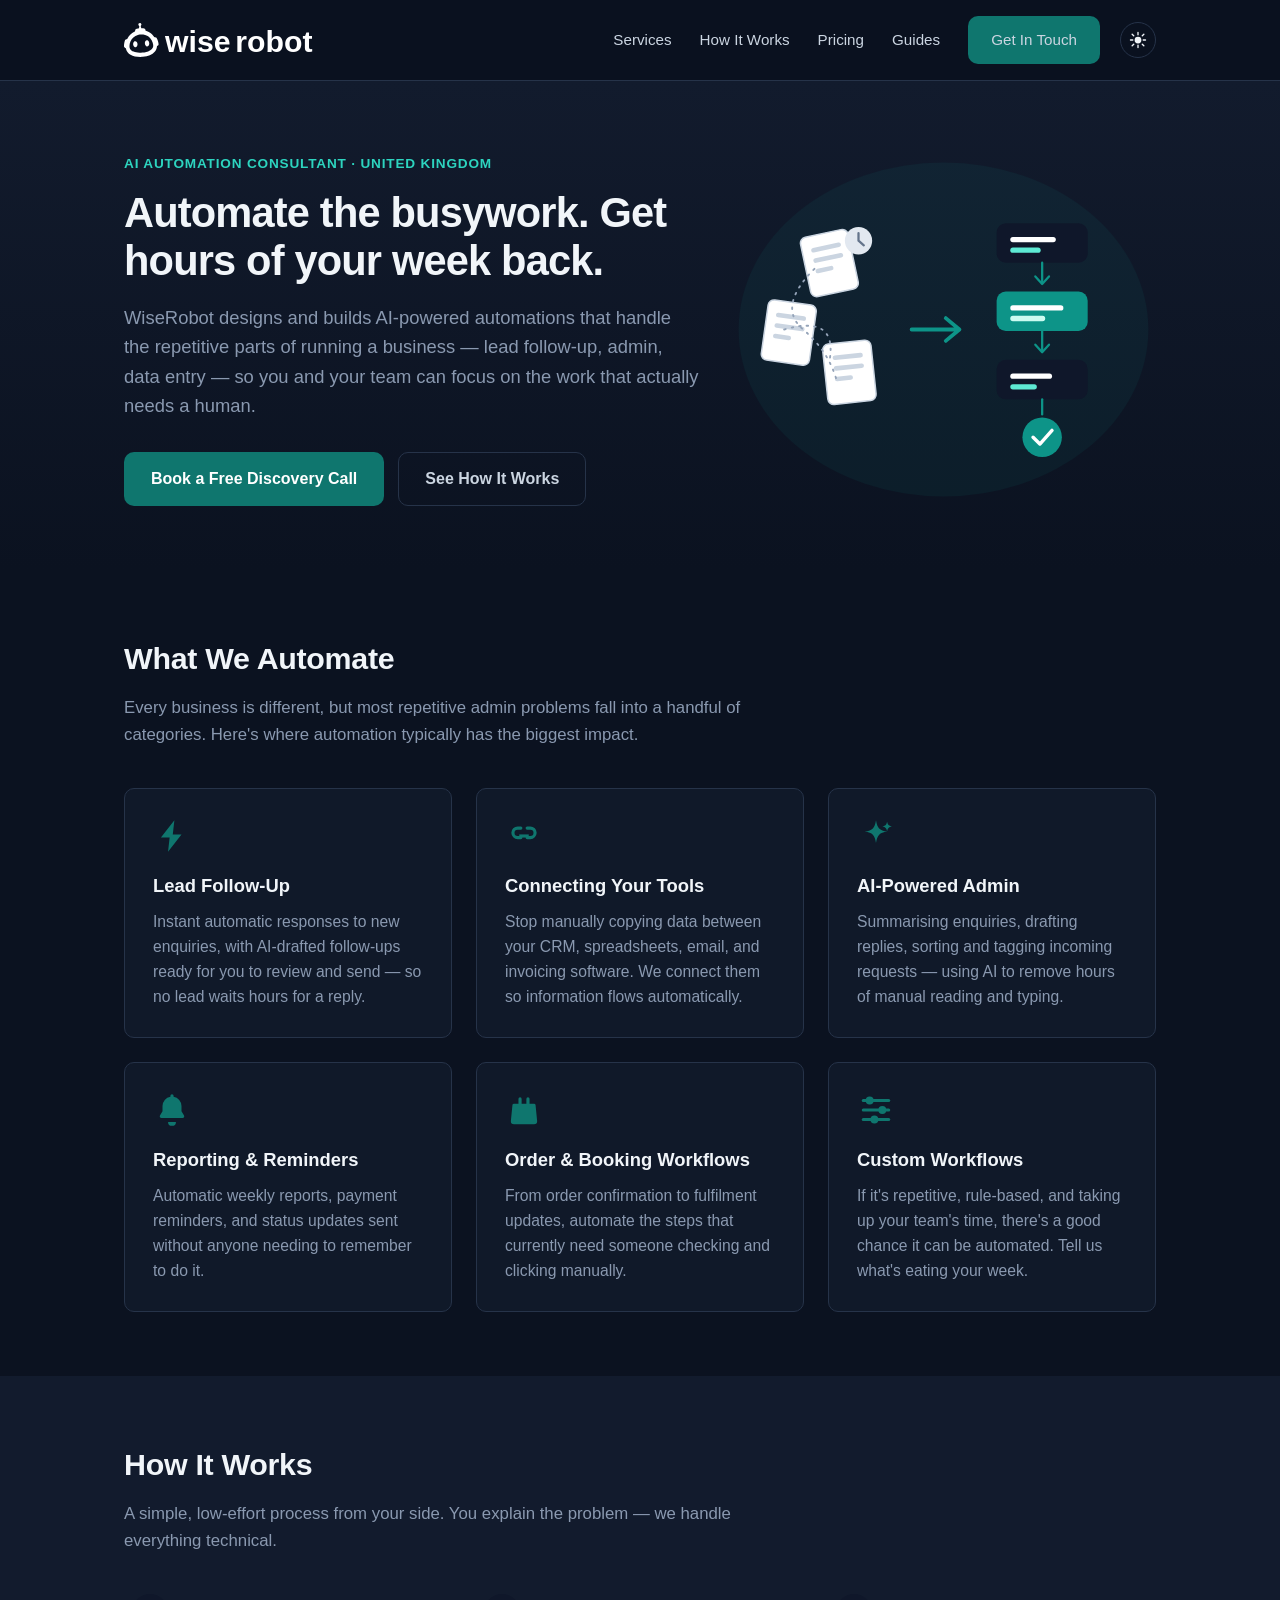
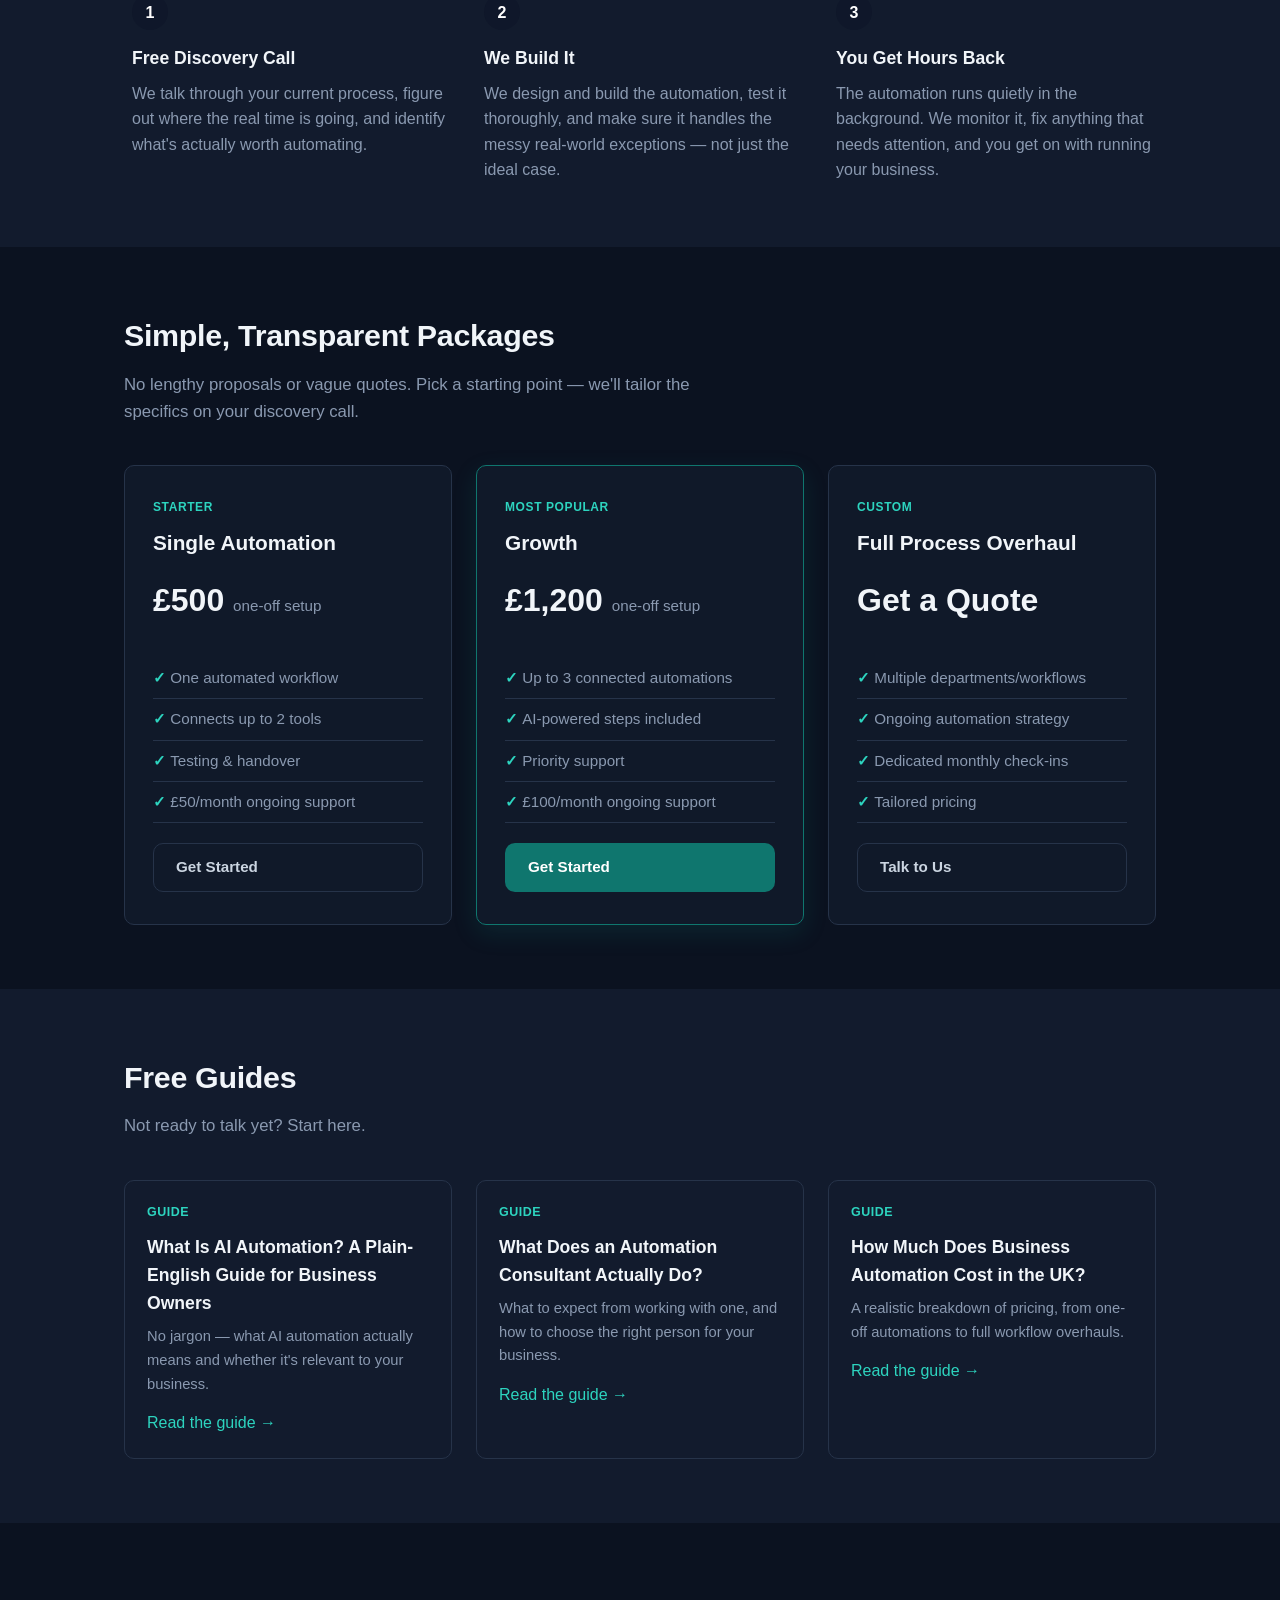
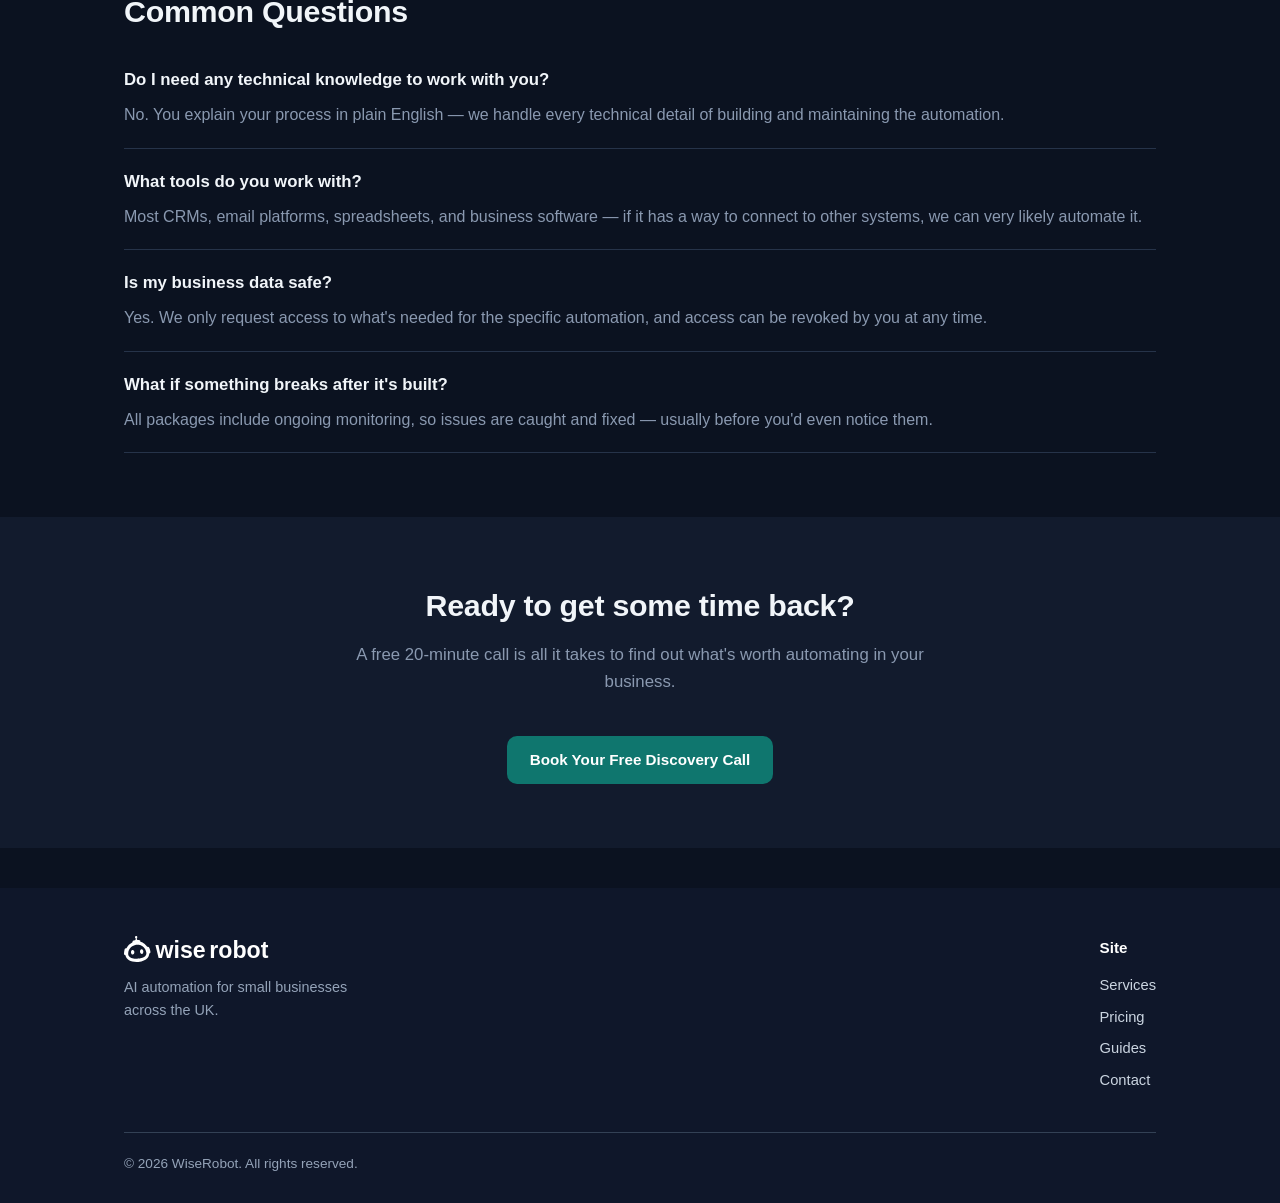
<file: index.html>
<!DOCTYPE html>
<html lang="en-GB">
<head>
<meta charset="UTF-8">
<meta name="viewport" content="width=device-width, initial-scale=1.0">
<script>(function(){var s=localStorage.getItem('theme');if(s)document.documentElement.setAttribute('data-theme',s);})();</script>
<title>WiseRobot | AI Automation Consultant for UK Small Businesses</title>
<meta name="description" content="WiseRobot helps small businesses automate repetitive admin, lead follow-up, and manual processes using AI-powered workflows. Automation consultant serving businesses across the UK.">
<link rel="canonical" href="https://wiserobot.co.uk/">
<link rel="stylesheet" href="css/style.css">
<link rel="icon" type="image/svg+xml" href="assets/favicon.svg">
<meta property="og:title" content="WiseRobot | AI Automation Consultant">
<meta property="og:description" content="We build AI-powered automations that save small businesses hours every week.">
<meta property="og:type" content="website">
<meta property="og:url" content="https://wiserobot.co.uk/">
<script type="application/ld+json">
{
  "@context": "https://schema.org",
  "@type": "ProfessionalService",
  "name": "WiseRobot",
  "url": "https://wiserobot.co.uk/",
  "description": "AI automation consultant helping small businesses across the UK automate repetitive admin, lead follow-up, and manual processes.",
  "areaServed": "GB",
  "priceRange": "£500-£2000+"
}
</script>
<script type="application/ld+json">
{
  "@context": "https://schema.org",
  "@type": "FAQPage",
  "mainEntity": [
    {
      "@type": "Question",
      "name": "Do I need any technical knowledge to work with you?",
      "acceptedAnswer": {
        "@type": "Answer",
        "text": "No. You explain your process in plain English — we handle every technical detail of building and maintaining the automation."
      }
    },
    {
      "@type": "Question",
      "name": "What tools do you work with?",
      "acceptedAnswer": {
        "@type": "Answer",
        "text": "Most CRMs, email platforms, spreadsheets, and business software — if it has a way to connect to other systems, we can very likely automate it."
      }
    },
    {
      "@type": "Question",
      "name": "Is my business data safe?",
      "acceptedAnswer": {
        "@type": "Answer",
        "text": "Yes. We only request access to what's needed for the specific automation, and access can be revoked by you at any time."
      }
    },
    {
      "@type": "Question",
      "name": "What if something breaks after it's built?",
      "acceptedAnswer": {
        "@type": "Answer",
        "text": "All packages include ongoing monitoring, so issues are caught and fixed — usually before you'd even notice them."
      }
    }
  ]
}
</script>
</head>
<body>

<header class="site">
  <div class="wrap">
    <div class="logo"><img src="assets/logo-dark.svg" alt="WiseRobot" class="logo-dark-img"><img src="assets/logo-light.svg" alt="WiseRobot" class="logo-light-img"></div>
    <input type="checkbox" id="nav-toggle" class="nav-toggle-input">
    <label for="nav-toggle" class="nav-toggle-label"><span></span><span></span><span></span></label>
    <nav class="main-nav">
      <a href="#services">Services</a>
      <a href="#how-it-works">How It Works</a>
      <a href="#pricing">Pricing</a>
      <a href="blog/">Guides</a>
      <a href="contact.html" class="btn btn-primary">Get In Touch</a>
      <button class="theme-toggle" type="button" aria-label="Toggle dark mode">
        <svg class="icon-moon" viewBox="0 0 24 24" fill="currentColor"><path d="M20 14.5A8.5 8.5 0 0 1 9.5 4a8.5 8.5 0 1 0 10.5 10.5Z"/></svg>
        <svg class="icon-sun" viewBox="0 0 24 24" fill="currentColor"><circle cx="12" cy="12" r="4.5"/><path d="M12 2v3M12 19v3M4.2 4.2l2.1 2.1M17.7 17.7l2.1 2.1M2 12h3M19 12h3M4.2 19.8l2.1-2.1M17.7 6.3l2.1-2.1" fill="none" stroke="currentColor" stroke-width="1.8" stroke-linecap="round"/></svg>
      </button>
    </nav>
  </div>
</header>

<main>

<section class="hero">
  <div class="wrap">
    <div class="hero-grid">
      <div class="hero-content">
        <div class="eyebrow">AI Automation Consultant · United Kingdom</div>
        <h1>Automate the busywork. Get hours of your week back.</h1>
        <p class="lead">WiseRobot designs and builds AI-powered automations that handle the repetitive parts of running a business — lead follow-up, admin, data entry — so you and your team can focus on the work that actually needs a human.</p>
        <div class="cta-row">
          <a href="contact.html" class="btn btn-primary">Book a Free Discovery Call</a>
          <a href="#how-it-works" class="btn btn-outline">See How It Works</a>
        </div>
      </div>
      <div class="hero-image">
        <img src="assets/hero-illustration.svg" alt="Illustration of scattered manual tasks being transformed into a clean automated workflow">
      </div>
    </div>
  </div>
</section>

<section id="services">
  <div class="wrap">
    <h2>What We Automate</h2>
    <p class="section-lead">Every business is different, but most repetitive admin problems fall into a handful of categories. Here's where automation typically has the biggest impact.</p>
    <div class="grid-3">
      <div class="card">
        <div class="icon"><svg viewBox="0 0 24 24" fill="currentColor"><path d="M13.5 2 5 13h5.5l-1 9L18 11h-5.5l1-9Z"/></svg></div>
        <h3>Lead Follow-Up</h3>
        <p>Instant automatic responses to new enquiries, with AI-drafted follow-ups ready for you to review and send — so no lead waits hours for a reply.</p>
      </div>
      <div class="card">
        <div class="icon"><svg viewBox="0 0 24 24" fill="currentColor"><path d="M8 6a4 4 0 0 0 0 8h2a1 1 0 1 0 0-2H8a2 2 0 1 1 0-4h2a1 1 0 1 0 0-2H8Z"/><path d="M16 6h-2a1 1 0 1 0 0 2h2a2 2 0 1 1 0 4h-2a1 1 0 1 0 0 2h2a4 4 0 0 0 0-8Z"/><path d="M9 11h6v2H9z"/></svg></div>
        <h3>Connecting Your Tools</h3>
        <p>Stop manually copying data between your CRM, spreadsheets, email, and invoicing software. We connect them so information flows automatically.</p>
      </div>
      <div class="card">
        <div class="icon"><svg viewBox="0 0 24 24" fill="currentColor"><path d="M12 2c.4 2.6 1 4.2 2 5.2 1 1 2.6 1.6 5.2 2-2.6.4-4.2 1-5.2 2-1 1-1.6 2.6-2 5.2-.4-2.6-1-4.2-2-5.2-1-1-2.6-1.6-5.2-2 2.6-.4 4.2-1 5.2-2 1-1 1.6-2.6 2-5.2Z"/><path d="M19 3c.2 1 .5 1.7.9 2.1.4.4 1.1.7 2.1.9-1 .2-1.7.5-2.1.9-.4.4-.7 1.1-.9 2.1-.2-1-.5-1.7-.9-2.1C17.7 6.5 17 6.2 16 6c1-.2 1.7-.5 2.1-.9.4-.4.7-1.1.9-2.1Z"/></svg></div>
        <h3>AI-Powered Admin</h3>
        <p>Summarising enquiries, drafting replies, sorting and tagging incoming requests — using AI to remove hours of manual reading and typing.</p>
      </div>
      <div class="card">
        <div class="icon"><svg viewBox="0 0 24 24" fill="currentColor"><path d="M12 2a1 1 0 0 1 1 1v.6a6 6 0 0 1 5 5.9v3.3l1.6 2.7a1 1 0 0 1-.9 1.5H5.3a1 1 0 0 1-.9-1.5L6 12.8V9.5a6 6 0 0 1 5-5.9V3a1 1 0 0 1 1-1Z"/><path d="M9.5 19.5a2.5 2.5 0 0 0 5 0h-5Z"/></svg></div>
        <h3>Reporting & Reminders</h3>
        <p>Automatic weekly reports, payment reminders, and status updates sent without anyone needing to remember to do it.</p>
      </div>
      <div class="card">
        <div class="icon"><svg viewBox="0 0 24 24" fill="currentColor"><rect x="8.5" y="4" width="2" height="6" rx="1"/><rect x="13.5" y="4" width="2" height="6" rx="1"/><path d="M5.7 8h12.6a1 1 0 0 1 1 .9l1 10a2 2 0 0 1-2 2.1H5.7a2 2 0 0 1-2-2.1l1-10a1 1 0 0 1 1-.9Z"/></svg></div>
        <h3>Order & Booking Workflows</h3>
        <p>From order confirmation to fulfilment updates, automate the steps that currently need someone checking and clicking manually.</p>
      </div>
      <div class="card">
        <div class="icon"><svg viewBox="0 0 24 24" fill="currentColor"><rect x="3" y="5" width="18" height="2" rx="1"/><circle cx="8" cy="6" r="2.5"/><rect x="3" y="11" width="18" height="2" rx="1"/><circle cx="16" cy="12" r="2.5"/><rect x="3" y="17" width="18" height="2" rx="1"/><circle cx="11" cy="18" r="2.5"/></svg></div>
        <h3>Custom Workflows</h3>
        <p>If it's repetitive, rule-based, and taking up your team's time, there's a good chance it can be automated. Tell us what's eating your week.</p>
      </div>
    </div>
  </div>
</section>

<section id="how-it-works" class="soft">
  <div class="wrap">
    <h2>How It Works</h2>
    <p class="section-lead">A simple, low-effort process from your side. You explain the problem — we handle everything technical.</p>
    <div class="steps">
      <div class="step">
        <div class="num">1</div>
        <h3>Free Discovery Call</h3>
        <p>We talk through your current process, figure out where the real time is going, and identify what's actually worth automating.</p>
      </div>
      <div class="step">
        <div class="num">2</div>
        <h3>We Build It</h3>
        <p>We design and build the automation, test it thoroughly, and make sure it handles the messy real-world exceptions — not just the ideal case.</p>
      </div>
      <div class="step">
        <div class="num">3</div>
        <h3>You Get Hours Back</h3>
        <p>The automation runs quietly in the background. We monitor it, fix anything that needs attention, and you get on with running your business.</p>
      </div>
    </div>
  </div>
</section>

<section id="pricing">
  <div class="wrap">
    <h2>Simple, Transparent Packages</h2>
    <p class="section-lead">No lengthy proposals or vague quotes. Pick a starting point — we'll tailor the specifics on your discovery call.</p>
    <div class="grid-3">
      <div class="price-card">
        <div class="tag">Starter</div>
        <h3>Single Automation</h3>
        <div class="price">£500 <small>one-off setup</small></div>
        <ul>
          <li>One automated workflow</li>
          <li>Connects up to 2 tools</li>
          <li>Testing & handover</li>
          <li>£50/month ongoing support</li>
        </ul>
        <a href="contact.html" class="btn btn-outline">Get Started</a>
      </div>
      <div class="price-card featured">
        <div class="tag">Most Popular</div>
        <h3>Growth</h3>
        <div class="price">£1,200 <small>one-off setup</small></div>
        <ul>
          <li>Up to 3 connected automations</li>
          <li>AI-powered steps included</li>
          <li>Priority support</li>
          <li>£100/month ongoing support</li>
        </ul>
        <a href="contact.html" class="btn btn-primary">Get Started</a>
      </div>
      <div class="price-card">
        <div class="tag">Custom</div>
        <h3>Full Process Overhaul</h3>
        <div class="price">Get a Quote</div>
        <ul>
          <li>Multiple departments/workflows</li>
          <li>Ongoing automation strategy</li>
          <li>Dedicated monthly check-ins</li>
          <li>Tailored pricing</li>
        </ul>
        <a href="contact.html" class="btn btn-outline">Talk to Us</a>
      </div>
    </div>
  </div>
</section>

<section class="soft">
  <div class="wrap">
    <h2>Free Guides</h2>
    <p class="section-lead">Not ready to talk yet? Start here.</p>
    <div class="blog-grid">
      <div class="blog-card">
        <div class="body">
          <div class="cat">Guide</div>
          <h3>What Is AI Automation? A Plain-English Guide for Business Owners</h3>
          <p>No jargon — what AI automation actually means and whether it's relevant to your business.</p>
          <a href="blog/what-is-ai-automation.html" aria-label="Read the guide: What Is AI Automation?">Read the guide →</a>
        </div>
      </div>
      <div class="blog-card">
        <div class="body">
          <div class="cat">Guide</div>
          <h3>What Does an Automation Consultant Actually Do?</h3>
          <p>What to expect from working with one, and how to choose the right person for your business.</p>
          <a href="blog/automation-consultant-guide.html" aria-label="Read the guide: What Does an Automation Consultant Do?">Read the guide →</a>
        </div>
      </div>
      <div class="blog-card">
        <div class="body">
          <div class="cat">Guide</div>
          <h3>How Much Does Business Automation Cost in the UK?</h3>
          <p>A realistic breakdown of pricing, from one-off automations to full workflow overhauls.</p>
          <a href="blog/business-automation-cost-uk.html" aria-label="Read the guide: How Much Does Business Automation Cost?">Read the guide →</a>
        </div>
      </div>
    </div>
  </div>
</section>

<section>
  <div class="wrap">
    <h2>Common Questions</h2>
    <div class="faq-item">
      <h3>Do I need any technical knowledge to work with you?</h3>
      <p>No. You explain your process in plain English — we handle every technical detail of building and maintaining the automation.</p>
    </div>
    <div class="faq-item">
      <h3>What tools do you work with?</h3>
      <p>Most CRMs, email platforms, spreadsheets, and business software — if it has a way to connect to other systems, we can very likely automate it.</p>
    </div>
    <div class="faq-item">
      <h3>Is my business data safe?</h3>
      <p>Yes. We only request access to what's needed for the specific automation, and access can be revoked by you at any time.</p>
    </div>
    <div class="faq-item">
      <h3>What if something breaks after it's built?</h3>
      <p>All packages include ongoing monitoring, so issues are caught and fixed — usually before you'd even notice them.</p>
    </div>
  </div>
</section>

<section class="soft">
  <div class="wrap" style="text-align:center;">
    <h2>Ready to get some time back?</h2>
    <p class="section-lead" style="margin-left:auto;margin-right:auto;">A free 20-minute call is all it takes to find out what's worth automating in your business.</p>
    <a href="contact.html" class="btn btn-primary">Book Your Free Discovery Call</a>
  </div>
</section>

</main>

<footer class="site">
  <div class="wrap">
    <div class="foot-grid">
      <div>
        <div class="logo" style="margin-bottom:14px;"><img src="assets/logo-light.svg" alt="WiseRobot"></div>
        <p style="max-width:260px; color:#94a3b8; font-size:0.9rem;">AI automation for small businesses across the UK.</p>
      </div>
      <div>
        <h3>Site</h3>
        <a href="#services">Services</a>
        <a href="#pricing">Pricing</a>
        <a href="blog/">Guides</a>
        <a href="contact.html">Contact</a>
      </div>
    </div>
    <div class="bottom">© 2026 WiseRobot. All rights reserved.</div>
  </div>
</footer>

<script src="js/nav.js"></script>
<script src="js/theme.js"></script>
</body>
</html>
</file>
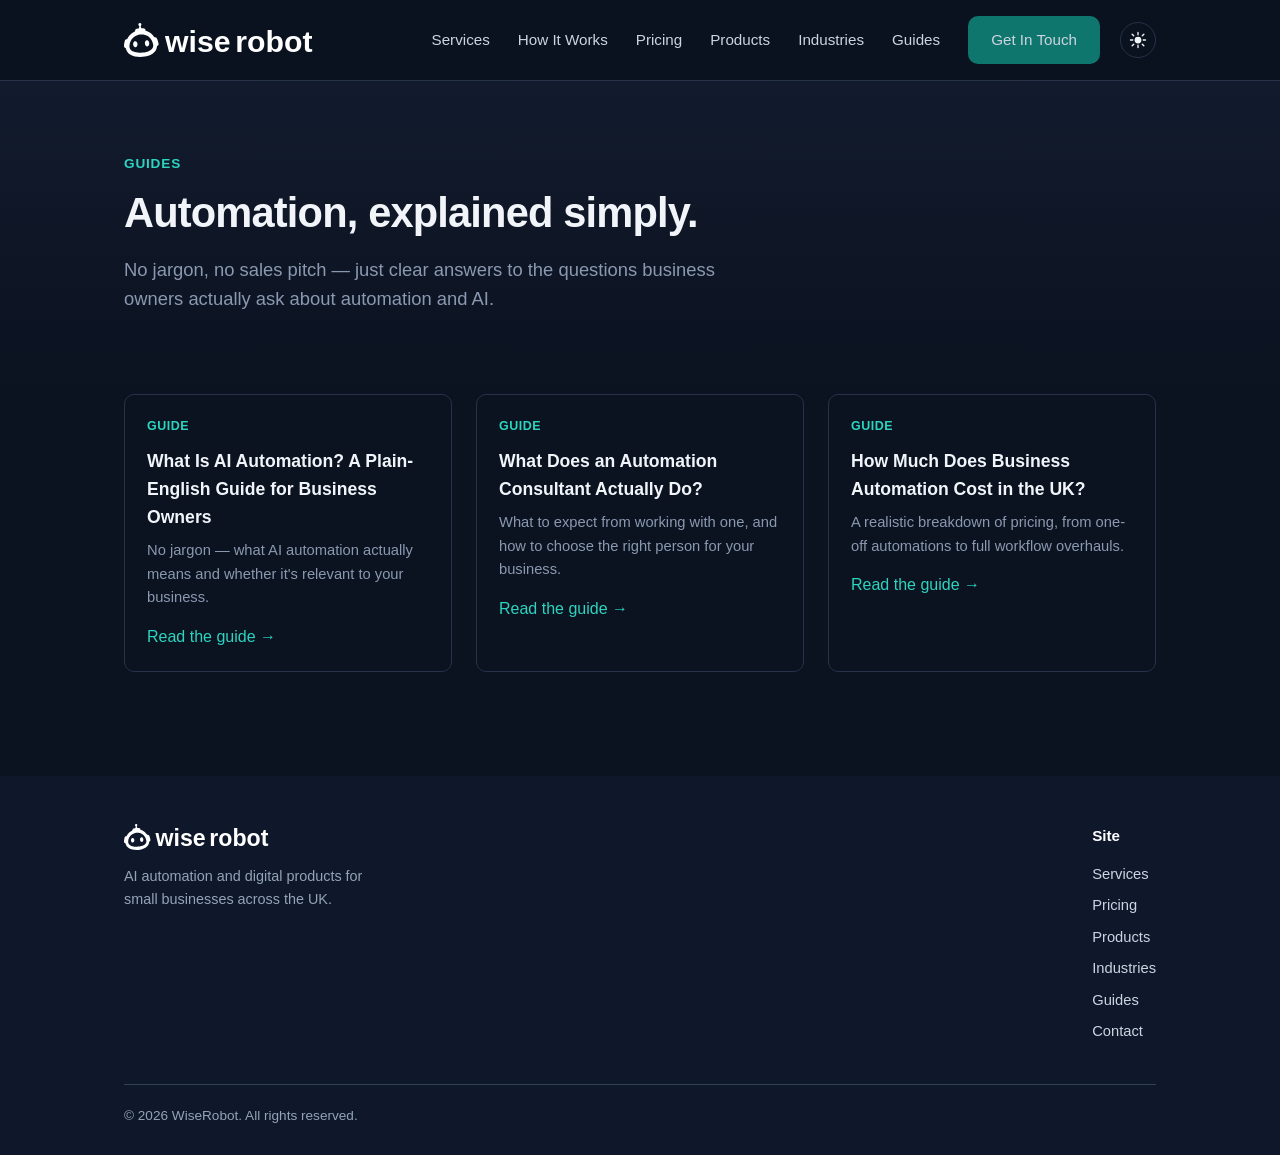
<file: blog/index.html>
<!DOCTYPE html>
<html lang="en-GB">
<head>
<meta charset="UTF-8">
<meta name="viewport" content="width=device-width, initial-scale=1.0">
<script>(function(){var s=localStorage.getItem('theme');if(s)document.documentElement.setAttribute('data-theme',s);})();</script>
<title>Automation Guides for Business Owners | WiseRobot</title>
<meta name="description" content="Plain-English guides on AI automation, automation consultants, and what business process automation actually costs in the UK.">
<link rel="canonical" href="https://wiserobot.co.uk/blog/">
<link rel="stylesheet" href="../css/style.css">
<link rel="icon" type="image/svg+xml" href="../assets/favicon.svg">
<meta property="og:title" content="Automation Guides for Business Owners | WiseRobot">
<meta property="og:description" content="Plain-English guides on AI automation, automation consultants, and what business process automation actually costs in the UK.">
<meta property="og:type" content="website">
<meta property="og:url" content="https://wiserobot.co.uk/blog/">
</head>
<body>

<header class="site">
  <div class="wrap">
    <div class="logo"><a href="../"><img src="../assets/logo-dark.svg" alt="WiseRobot" class="logo-dark-img"><img src="../assets/logo-light.svg" alt="WiseRobot" class="logo-light-img"></a></div>
    <input type="checkbox" id="nav-toggle" class="nav-toggle-input">
    <label for="nav-toggle" class="nav-toggle-label"><span></span><span></span><span></span></label>
    <nav class="main-nav">
      <a href="../#services">Services</a>
      <a href="../#how-it-works">How It Works</a>
      <a href="../#pricing">Pricing</a>
      <a href="../products.html">Products</a>
      <a href="../industries.html">Industries</a>
      <a href="./">Guides</a>
      <a href="../contact.html" class="btn btn-primary">Get In Touch</a>
      <button class="theme-toggle" type="button" aria-label="Toggle dark mode">
        <svg class="icon-moon" viewBox="0 0 24 24" fill="currentColor"><path d="M20 14.5A8.5 8.5 0 0 1 9.5 4a8.5 8.5 0 1 0 10.5 10.5Z"/></svg>
        <svg class="icon-sun" viewBox="0 0 24 24" fill="currentColor"><circle cx="12" cy="12" r="4.5"/><path d="M12 2v3M12 19v3M4.2 4.2l2.1 2.1M17.7 17.7l2.1 2.1M2 12h3M19 12h3M4.2 19.8l2.1-2.1M17.7 6.3l2.1-2.1" fill="none" stroke="currentColor" stroke-width="1.8" stroke-linecap="round"/></svg>
      </button>
    </nav>
  </div>
</header>

<main>

<section class="hero" style="padding-bottom:48px;">
  <div class="wrap">
    <div class="eyebrow">Guides</div>
    <h1>Automation, explained simply.</h1>
    <p class="lead">No jargon, no sales pitch — just clear answers to the questions business owners actually ask about automation and AI.</p>
  </div>
</section>

<section style="padding-top:0;">
  <div class="wrap">
    <div class="blog-grid">
      <div class="blog-card">
        <div class="body">
          <div class="cat">Guide</div>
          <h3>What Is AI Automation? A Plain-English Guide for Business Owners</h3>
          <p>No jargon — what AI automation actually means and whether it's relevant to your business.</p>
          <a href="what-is-ai-automation.html" aria-label="Read the guide: What Is AI Automation?">Read the guide →</a>
        </div>
      </div>
      <div class="blog-card">
        <div class="body">
          <div class="cat">Guide</div>
          <h3>What Does an Automation Consultant Actually Do?</h3>
          <p>What to expect from working with one, and how to choose the right person for your business.</p>
          <a href="automation-consultant-guide.html" aria-label="Read the guide: What Does an Automation Consultant Do?">Read the guide →</a>
        </div>
      </div>
      <div class="blog-card">
        <div class="body">
          <div class="cat">Guide</div>
          <h3>How Much Does Business Automation Cost in the UK?</h3>
          <p>A realistic breakdown of pricing, from one-off automations to full workflow overhauls.</p>
          <a href="business-automation-cost-uk.html" aria-label="Read the guide: How Much Does Business Automation Cost?">Read the guide →</a>
        </div>
      </div>
    </div>
  </div>
</section>

</main>

<footer class="site">
  <div class="wrap">
    <div class="foot-grid">
      <div>
        <div class="logo" style="margin-bottom:14px;"><img src="../assets/logo-light.svg" alt="WiseRobot"></div>
        <p style="max-width:260px; color:#94a3b8; font-size:0.9rem;">AI automation and digital products for small businesses across the UK.</p>
      </div>
      <div>
        <h3>Site</h3>
        <a href="../#services">Services</a>
        <a href="../#pricing">Pricing</a>
        <a href="../products.html">Products</a>
        <a href="../industries.html">Industries</a>
        <a href="./">Guides</a>
        <a href="../contact.html">Contact</a>
      </div>
    </div>
    <div class="bottom">© 2026 WiseRobot. All rights reserved.</div>
  </div>
</footer>

<script src="../js/nav.js"></script>
<script src="../js/theme.js"></script>
</body>
</html>
</file>
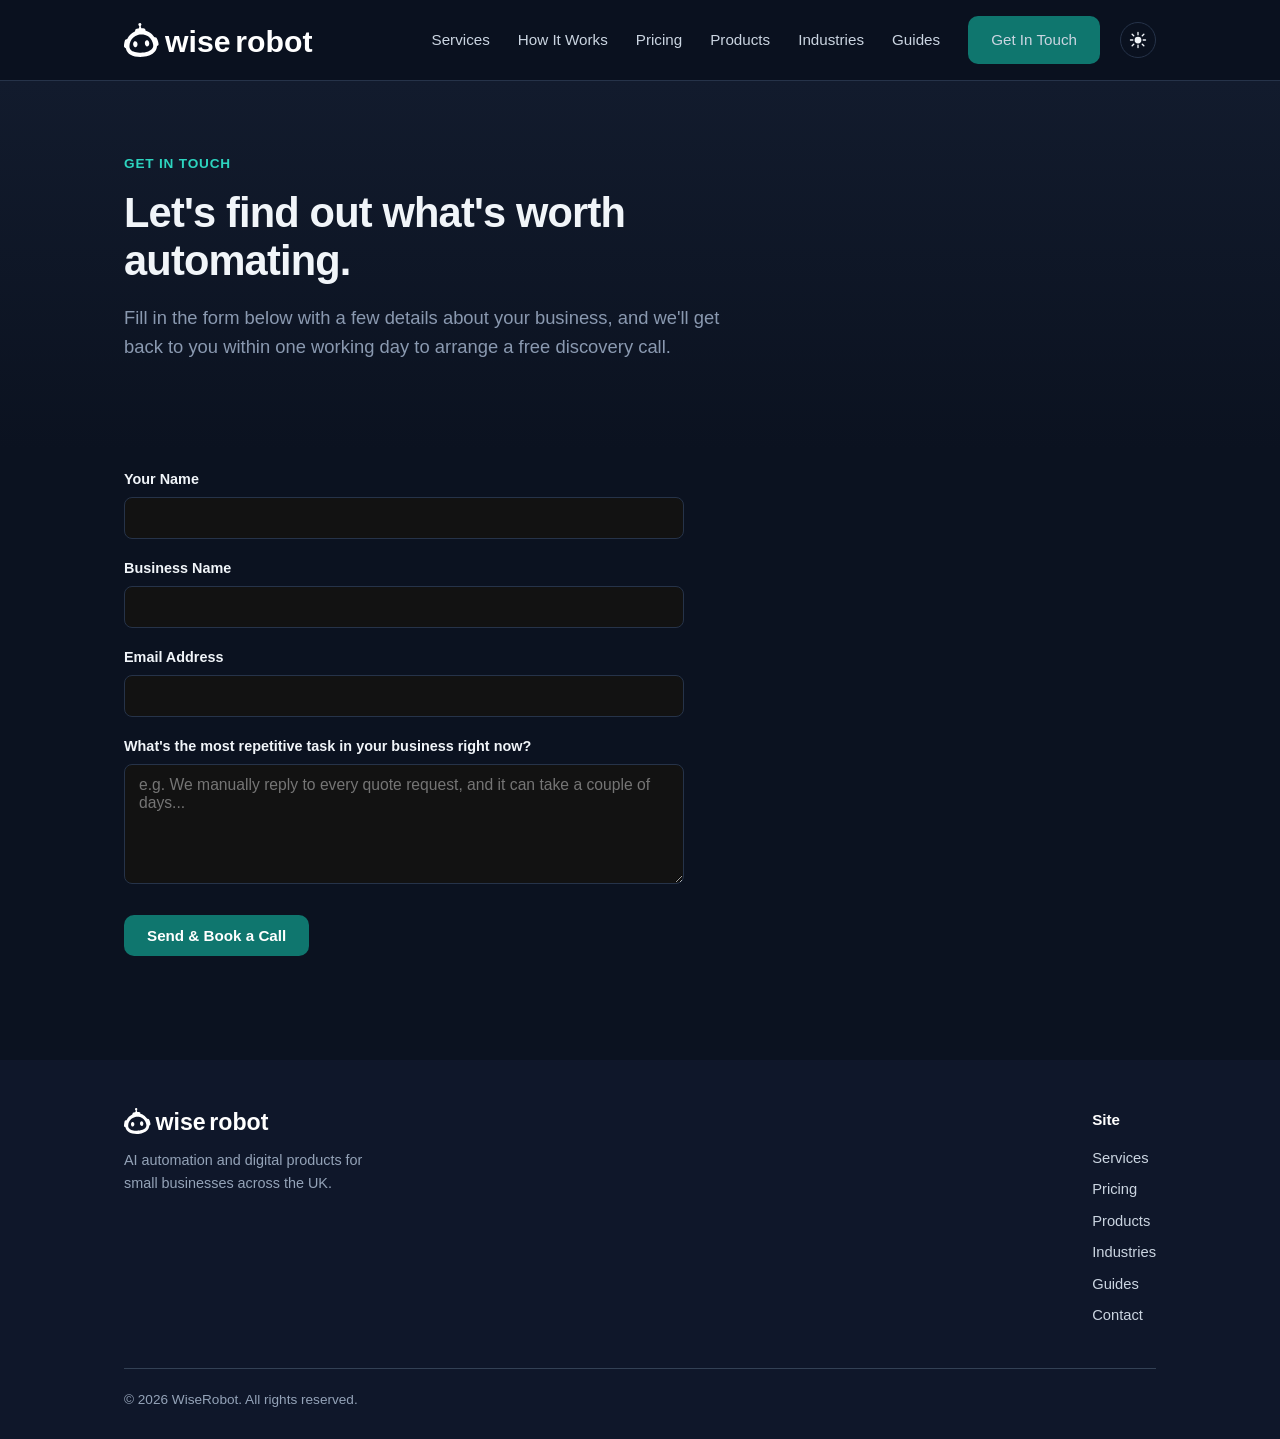
<file: contact.html>
<!DOCTYPE html>
<html lang="en-GB">
<head>
<meta charset="UTF-8">
<meta name="viewport" content="width=device-width, initial-scale=1.0">
<script>(function(){var s=localStorage.getItem('theme');if(s)document.documentElement.setAttribute('data-theme',s);})();</script>
<title>Contact WiseRobot | Book a Free Automation Discovery Call</title>
<meta name="description" content="Get in touch with WiseRobot to discuss automating your business processes. Book a free discovery call — no obligation, no jargon.">
<link rel="canonical" href="https://wiserobot.co.uk/contact.html">
<link rel="stylesheet" href="css/style.css">
<link rel="icon" type="image/svg+xml" href="assets/favicon.svg">
<meta property="og:title" content="Contact WiseRobot | Book a Free Automation Discovery Call">
<meta property="og:description" content="Get in touch to discuss automating your business processes — free discovery call, no obligation.">
<meta property="og:type" content="website">
<meta property="og:url" content="https://wiserobot.co.uk/contact.html">
</head>
<body>

<header class="site">
  <div class="wrap">
    <div class="logo"><a href="./"><img src="assets/logo-dark.svg" alt="WiseRobot" class="logo-dark-img"><img src="assets/logo-light.svg" alt="WiseRobot" class="logo-light-img"></a></div>
    <input type="checkbox" id="nav-toggle" class="nav-toggle-input">
    <label for="nav-toggle" class="nav-toggle-label"><span></span><span></span><span></span></label>
    <nav class="main-nav">
      <a href="./#services">Services</a>
      <a href="./#how-it-works">How It Works</a>
      <a href="./#pricing">Pricing</a>
      <a href="products.html">Products</a>
      <a href="industries.html">Industries</a>
      <a href="blog/">Guides</a>
      <a href="contact.html" class="btn btn-primary">Get In Touch</a>
      <button class="theme-toggle" type="button" aria-label="Toggle dark mode">
        <svg class="icon-moon" viewBox="0 0 24 24" fill="currentColor"><path d="M20 14.5A8.5 8.5 0 0 1 9.5 4a8.5 8.5 0 1 0 10.5 10.5Z"/></svg>
        <svg class="icon-sun" viewBox="0 0 24 24" fill="currentColor"><circle cx="12" cy="12" r="4.5"/><path d="M12 2v3M12 19v3M4.2 4.2l2.1 2.1M17.7 17.7l2.1 2.1M2 12h3M19 12h3M4.2 19.8l2.1-2.1M17.7 6.3l2.1-2.1" fill="none" stroke="currentColor" stroke-width="1.8" stroke-linecap="round"/></svg>
      </button>
    </nav>
  </div>
</header>

<main>

<section class="hero" style="padding-bottom:56px;">
  <div class="wrap">
    <div class="eyebrow">Get In Touch</div>
    <h1>Let's find out what's worth automating.</h1>
    <p class="lead">Fill in the form below with a few details about your business, and we'll get back to you within one working day to arrange a free discovery call.</p>
  </div>
</section>

<section style="padding-top:0;">
  <div class="wrap">
    <form class="contact-form" action="#" method="POST">
      <label for="name">Your Name</label>
      <input type="text" id="name" name="name" required>

      <label for="business">Business Name</label>
      <input type="text" id="business" name="business">

      <label for="email">Email Address</label>
      <input type="email" id="email" name="email" required>

      <label for="task">What's the most repetitive task in your business right now?</label>
      <textarea id="task" name="task" placeholder="e.g. We manually reply to every quote request, and it can take a couple of days..."></textarea>

      <button type="submit" class="btn btn-primary">Send &amp; Book a Call</button>
    </form>
  </div>
</section>

</main>

<footer class="site">
  <div class="wrap">
    <div class="foot-grid">
      <div>
        <div class="logo" style="margin-bottom:14px;"><img src="assets/logo-light.svg" alt="WiseRobot"></div>
        <p style="max-width:260px; color:#94a3b8; font-size:0.9rem;">AI automation and digital products for small businesses across the UK.</p>
      </div>
      <div>
        <h3>Site</h3>
        <a href="./#services">Services</a>
        <a href="./#pricing">Pricing</a>
        <a href="products.html">Products</a>
        <a href="industries.html">Industries</a>
        <a href="blog/">Guides</a>
        <a href="contact.html">Contact</a>
      </div>
    </div>
    <div class="bottom">© 2026 WiseRobot. All rights reserved.</div>
  </div>
</footer>

<script src="js/nav.js"></script>
<script src="js/theme.js"></script>
</body>
</html>
</file>
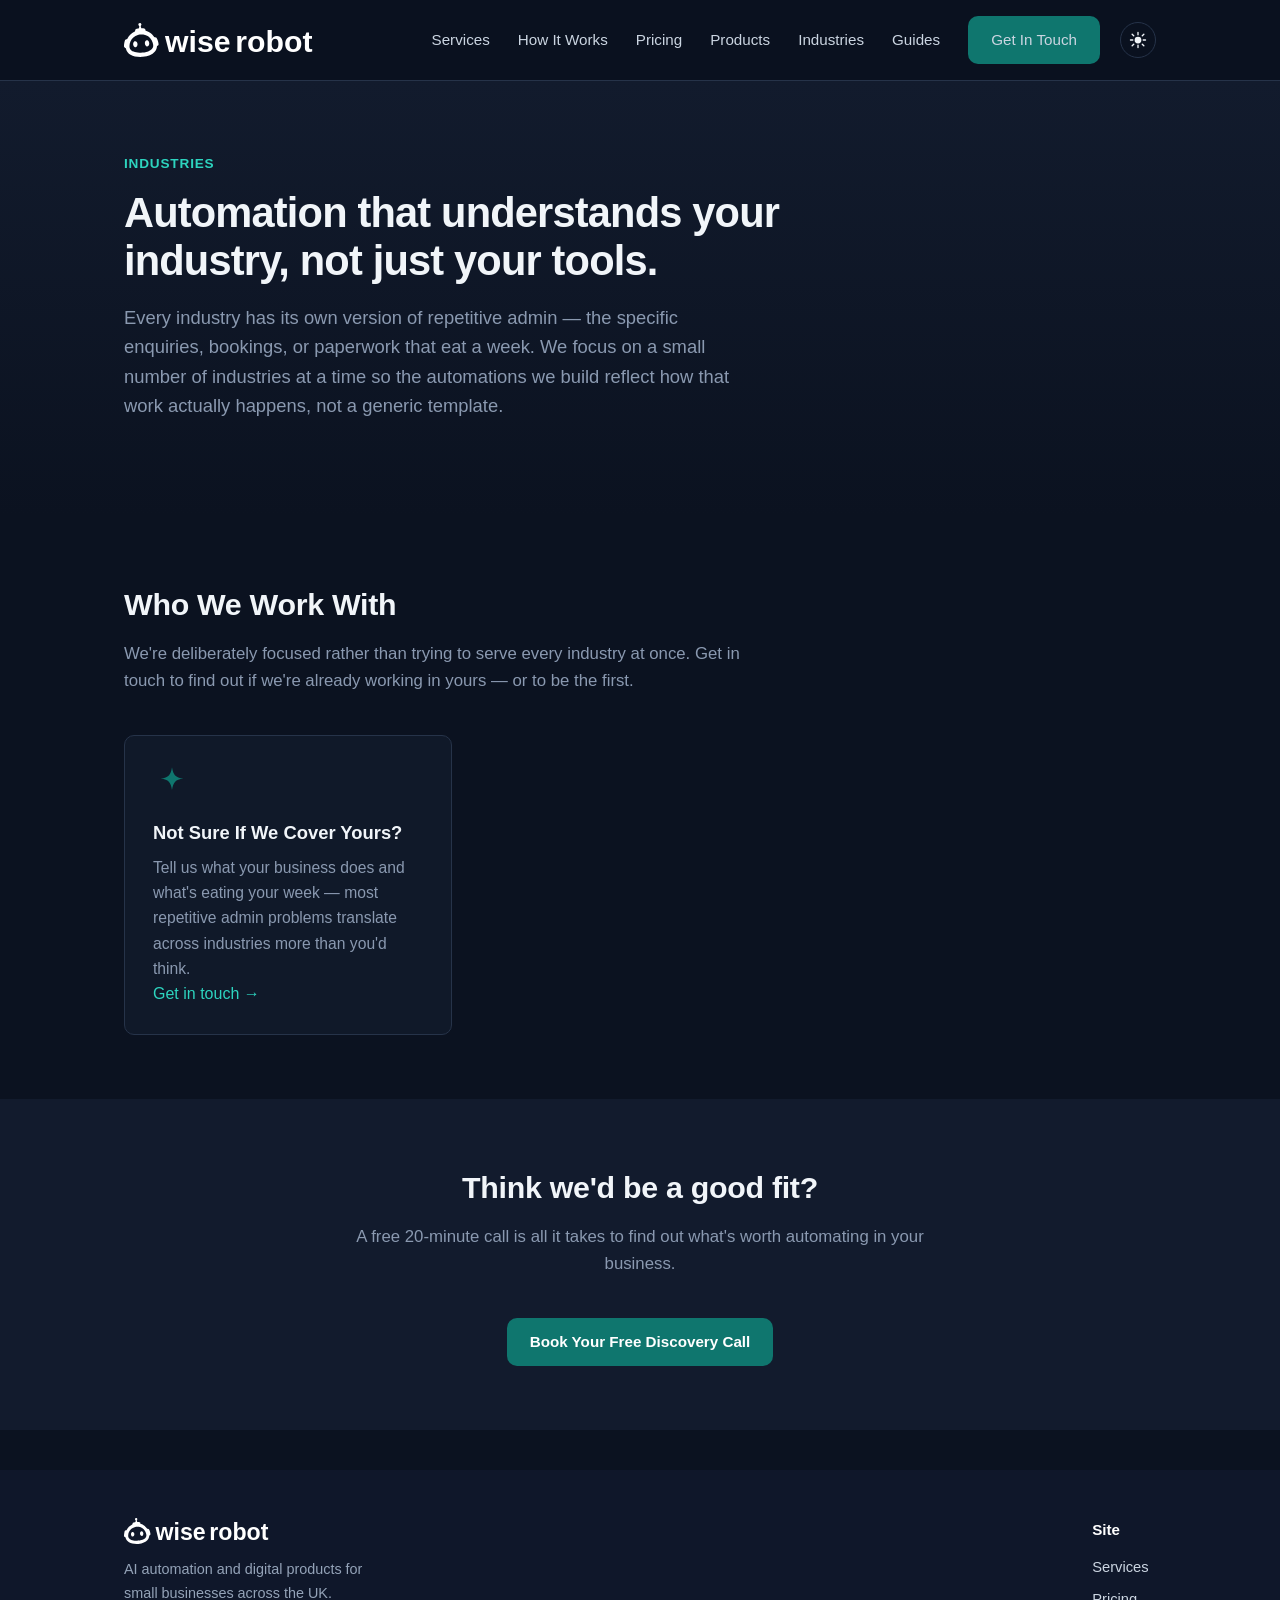
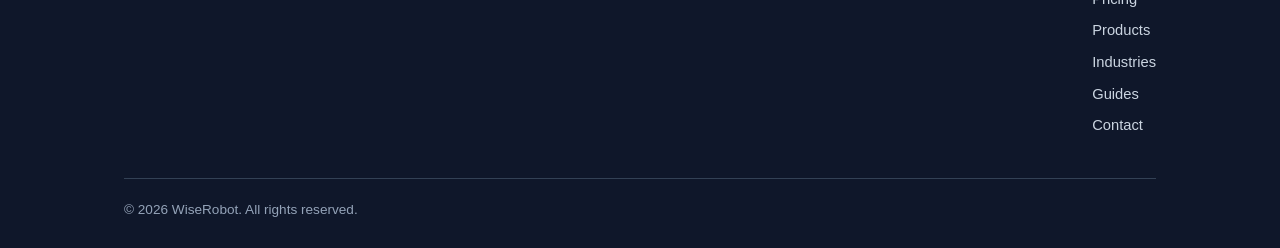
<file: industries.html>
<!DOCTYPE html>
<html lang="en-GB">
<head>
<meta charset="UTF-8">
<meta name="viewport" content="width=device-width, initial-scale=1.0">
<script>(function(){var s=localStorage.getItem('theme');if(s)document.documentElement.setAttribute('data-theme',s);})();</script>
<title>Industries We Work With | WiseRobot</title>
<meta name="description" content="WiseRobot builds AI-powered automation tailored to how specific industries actually run — not generic templates. See how we approach different sectors.">
<link rel="canonical" href="https://wiserobot.co.uk/industries.html">
<link rel="stylesheet" href="css/style.css">
<link rel="icon" type="image/svg+xml" href="assets/favicon.svg">
<meta property="og:title" content="Industries We Work With | WiseRobot">
<meta property="og:description" content="AI-powered automation tailored to how specific industries actually run — not generic templates.">
<meta property="og:type" content="website">
<meta property="og:url" content="https://wiserobot.co.uk/industries.html">
</head>
<body>

<header class="site">
  <div class="wrap">
    <div class="logo"><a href="./"><img src="assets/logo-dark.svg" alt="WiseRobot" class="logo-dark-img"><img src="assets/logo-light.svg" alt="WiseRobot" class="logo-light-img"></a></div>
    <input type="checkbox" id="nav-toggle" class="nav-toggle-input">
    <label for="nav-toggle" class="nav-toggle-label"><span></span><span></span><span></span></label>
    <nav class="main-nav">
      <a href="./#services">Services</a>
      <a href="./#how-it-works">How It Works</a>
      <a href="./#pricing">Pricing</a>
      <a href="products.html">Products</a>
      <a href="industries.html">Industries</a>
      <a href="blog/">Guides</a>
      <a href="contact.html" class="btn btn-primary">Get In Touch</a>
      <button class="theme-toggle" type="button" aria-label="Toggle dark mode">
        <svg class="icon-moon" viewBox="0 0 24 24" fill="currentColor"><path d="M20 14.5A8.5 8.5 0 0 1 9.5 4a8.5 8.5 0 1 0 10.5 10.5Z"/></svg>
        <svg class="icon-sun" viewBox="0 0 24 24" fill="currentColor"><circle cx="12" cy="12" r="4.5"/><path d="M12 2v3M12 19v3M4.2 4.2l2.1 2.1M17.7 17.7l2.1 2.1M2 12h3M19 12h3M4.2 19.8l2.1-2.1M17.7 6.3l2.1-2.1" fill="none" stroke="currentColor" stroke-width="1.8" stroke-linecap="round"/></svg>
      </button>
    </nav>
  </div>
</header>

<main>

<section class="hero">
  <div class="wrap">
    <div class="eyebrow">Industries</div>
    <h1>Automation that understands your industry, not just your tools.</h1>
    <p class="lead">Every industry has its own version of repetitive admin — the specific enquiries, bookings, or paperwork that eat a week. We focus on a small number of industries at a time so the automations we build reflect how that work actually happens, not a generic template.</p>
  </div>
</section>

<!--
  INDUSTRY CARDS — add one .card per chosen industry inside .grid-3 below.
  Suggested pattern per card:
    <div class="card">
      <div class="icon">...</div>
      <h3>[Industry Name]</h3>
      <p>[1-2 sentences on the specific repetitive problem this industry has, and what we automate for it]</p>
      <a href="industries/[industry-slug].html">Learn more →</a>
    </div>
  A dedicated sub-page per industry (like rochdale.html for location) is worth adding once
  there's real client work or case-study content to back it up.
-->
<section id="sectors">
  <div class="wrap">
    <h2>Who We Work With</h2>
    <p class="section-lead">We're deliberately focused rather than trying to serve every industry at once. Get in touch to find out if we're already working in yours — or to be the first.</p>
    <div class="grid-3">
      <div class="card">
        <div class="icon"><svg viewBox="0 0 24 24" fill="currentColor"><path d="M12 2c.4 2.6 1 4.2 2 5.2 1 1 2.6 1.6 5.2 2-2.6.4-4.2 1-5.2 2-1 1-1.6 2.6-2 5.2-.4-2.6-1-4.2-2-5.2-1-1-2.6-1.6-5.2-2 2.6-.4 4.2-1 5.2-2 1-1 1.6-2.6 2-5.2Z"/></svg></div>
        <h3>Not Sure If We Cover Yours?</h3>
        <p>Tell us what your business does and what's eating your week — most repetitive admin problems translate across industries more than you'd think.</p>
        <a href="contact.html">Get in touch →</a>
      </div>
    </div>
  </div>
</section>

<section class="soft">
  <div class="wrap" style="text-align:center;">
    <h2>Think we'd be a good fit?</h2>
    <p class="section-lead" style="margin-left:auto;margin-right:auto;">A free 20-minute call is all it takes to find out what's worth automating in your business.</p>
    <a href="contact.html" class="btn btn-primary">Book Your Free Discovery Call</a>
  </div>
</section>

</main>

<footer class="site">
  <div class="wrap">
    <div class="foot-grid">
      <div>
        <div class="logo" style="margin-bottom:14px;"><img src="assets/logo-light.svg" alt="WiseRobot"></div>
        <p style="max-width:260px; color:#94a3b8; font-size:0.9rem;">AI automation and digital products for small businesses across the UK.</p>
      </div>
      <div>
        <h3>Site</h3>
        <a href="./#services">Services</a>
        <a href="./#pricing">Pricing</a>
        <a href="products.html">Products</a>
        <a href="industries.html">Industries</a>
        <a href="blog/">Guides</a>
        <a href="contact.html">Contact</a>
      </div>
    </div>
    <div class="bottom">© 2026 WiseRobot. All rights reserved.</div>
  </div>
</footer>

<script src="js/nav.js"></script>
<script src="js/theme.js"></script>
</body>
</html>
</file>
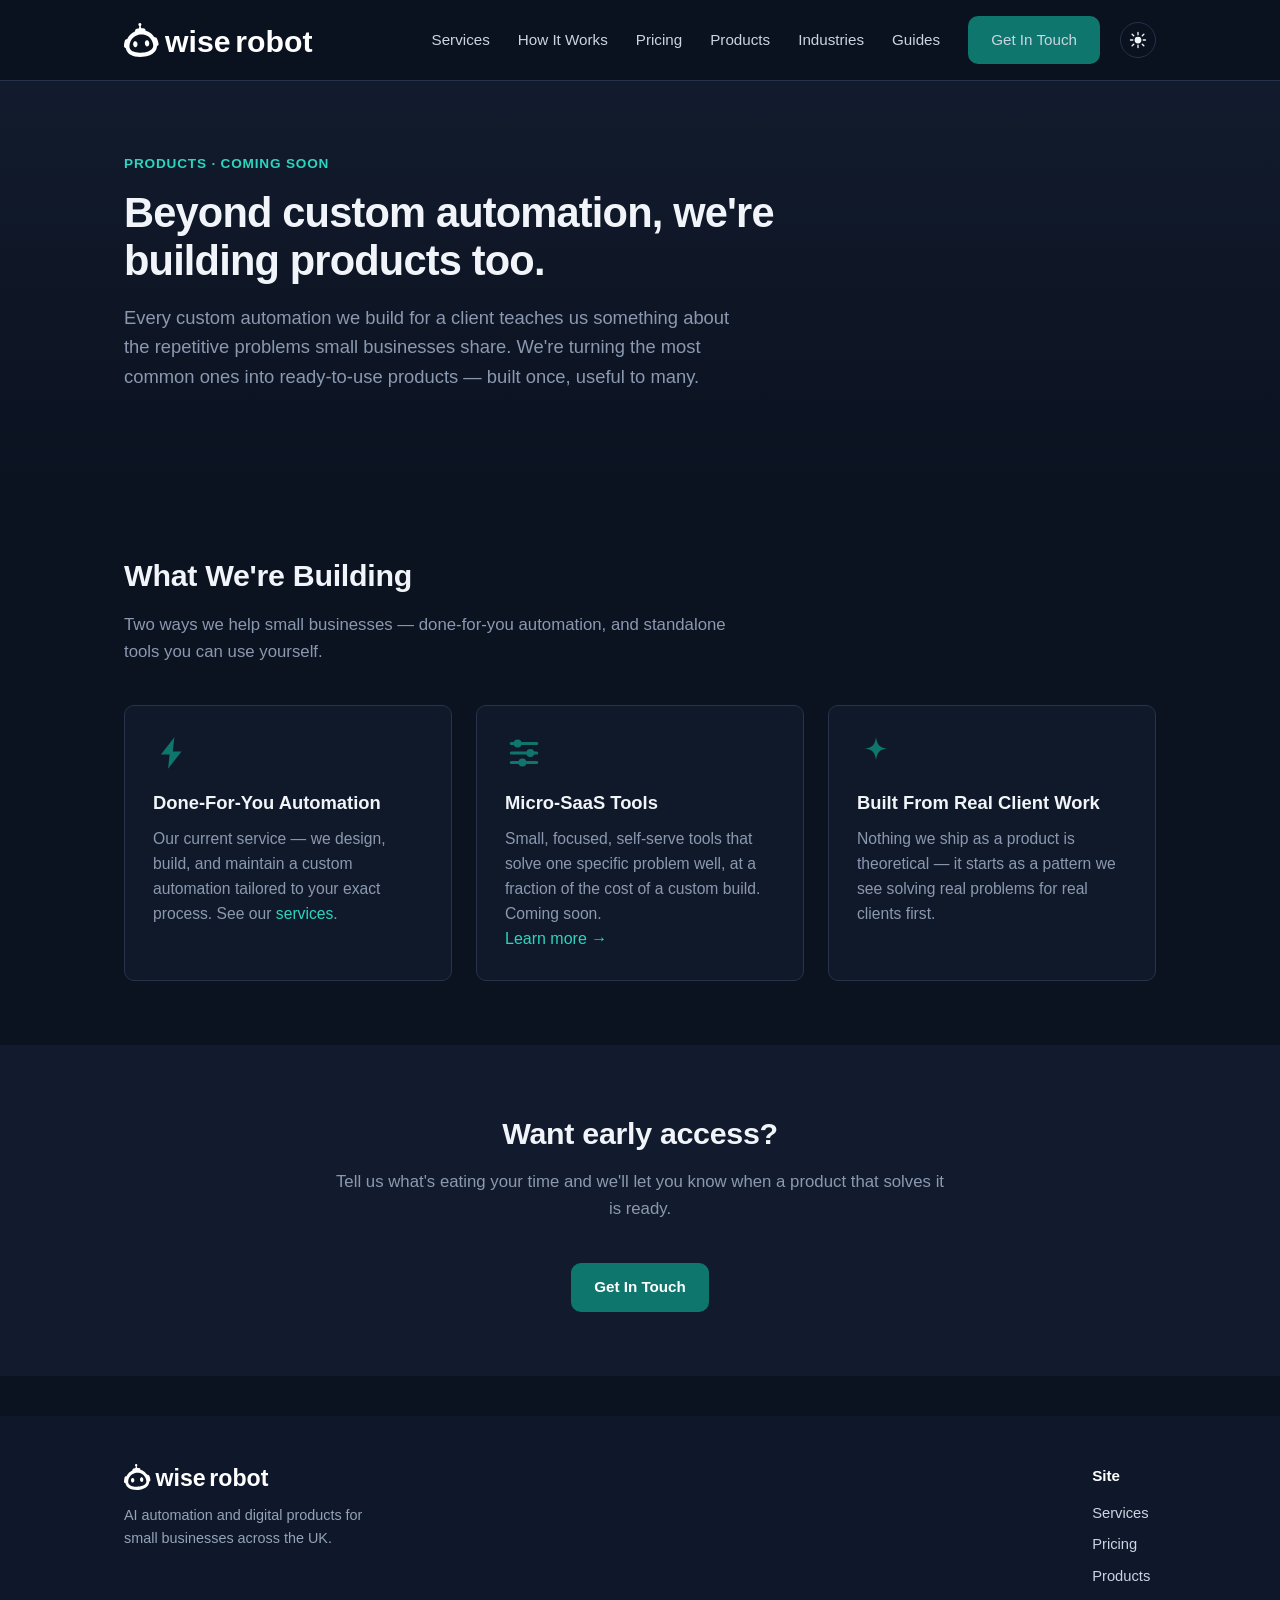
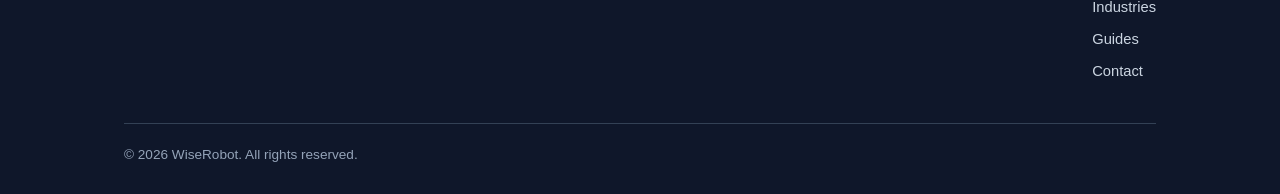
<file: products.html>
<!DOCTYPE html>
<html lang="en-GB">
<head>
<meta charset="UTF-8">
<meta name="viewport" content="width=device-width, initial-scale=1.0">
<script>(function(){var s=localStorage.getItem('theme');if(s)document.documentElement.setAttribute('data-theme',s);})();</script>
<title>Products | WiseRobot</title>
<meta name="description" content="WiseRobot builds AI-powered products for small businesses alongside our done-for-you automation service, including upcoming micro-SaaS tools.">
<link rel="canonical" href="https://wiserobot.co.uk/products.html">
<link rel="stylesheet" href="css/style.css">
<link rel="icon" type="image/svg+xml" href="assets/favicon.svg">
<meta property="og:title" content="Products | WiseRobot">
<meta property="og:description" content="AI-powered products for small businesses, built by WiseRobot alongside our done-for-you automation service.">
<meta property="og:type" content="website">
<meta property="og:url" content="https://wiserobot.co.uk/products.html">
</head>
<body>

<header class="site">
  <div class="wrap">
    <div class="logo"><a href="./"><img src="assets/logo-dark.svg" alt="WiseRobot" class="logo-dark-img"><img src="assets/logo-light.svg" alt="WiseRobot" class="logo-light-img"></a></div>
    <input type="checkbox" id="nav-toggle" class="nav-toggle-input">
    <label for="nav-toggle" class="nav-toggle-label"><span></span><span></span><span></span></label>
    <nav class="main-nav">
      <a href="./#services">Services</a>
      <a href="./#how-it-works">How It Works</a>
      <a href="./#pricing">Pricing</a>
      <a href="products.html">Products</a>
      <a href="industries.html">Industries</a>
      <a href="blog/">Guides</a>
      <a href="contact.html" class="btn btn-primary">Get In Touch</a>
      <button class="theme-toggle" type="button" aria-label="Toggle dark mode">
        <svg class="icon-moon" viewBox="0 0 24 24" fill="currentColor"><path d="M20 14.5A8.5 8.5 0 0 1 9.5 4a8.5 8.5 0 1 0 10.5 10.5Z"/></svg>
        <svg class="icon-sun" viewBox="0 0 24 24" fill="currentColor"><circle cx="12" cy="12" r="4.5"/><path d="M12 2v3M12 19v3M4.2 4.2l2.1 2.1M17.7 17.7l2.1 2.1M2 12h3M19 12h3M4.2 19.8l2.1-2.1M17.7 6.3l2.1-2.1" fill="none" stroke="currentColor" stroke-width="1.8" stroke-linecap="round"/></svg>
      </button>
    </nav>
  </div>
</header>

<main>

<section class="hero">
  <div class="wrap">
    <div class="eyebrow">Products · Coming Soon</div>
    <h1>Beyond custom automation, we're building products too.</h1>
    <p class="lead">Every custom automation we build for a client teaches us something about the repetitive problems small businesses share. We're turning the most common ones into ready-to-use products — built once, useful to many.</p>
  </div>
</section>

<section>
  <div class="wrap">
    <h2>What We're Building</h2>
    <p class="section-lead">Two ways we help small businesses — done-for-you automation, and standalone tools you can use yourself.</p>
    <div class="grid-3">
      <div class="card">
        <div class="icon"><svg viewBox="0 0 24 24" fill="currentColor"><path d="M13.5 2 5 13h5.5l-1 9L18 11h-5.5l1-9Z"/></svg></div>
        <h3>Done-For-You Automation</h3>
        <p>Our current service — we design, build, and maintain a custom automation tailored to your exact process. See our <a href="./#services">services</a>.</p>
      </div>
      <div class="card">
        <div class="icon"><svg viewBox="0 0 24 24" fill="currentColor"><rect x="3" y="5" width="18" height="2" rx="1"/><circle cx="8" cy="6" r="2.5"/><rect x="3" y="11" width="18" height="2" rx="1"/><circle cx="16" cy="12" r="2.5"/><rect x="3" y="17" width="18" height="2" rx="1"/><circle cx="11" cy="18" r="2.5"/></svg></div>
        <h3>Micro-SaaS Tools</h3>
        <p>Small, focused, self-serve tools that solve one specific problem well, at a fraction of the cost of a custom build. Coming soon.</p>
        <a href="products/micro-saas.html">Learn more →</a>
      </div>
      <div class="card">
        <div class="icon"><svg viewBox="0 0 24 24" fill="currentColor"><path d="M12 2c.4 2.6 1 4.2 2 5.2 1 1 2.6 1.6 5.2 2-2.6.4-4.2 1-5.2 2-1 1-1.6 2.6-2 5.2-.4-2.6-1-4.2-2-5.2-1-1-2.6-1.6-5.2-2 2.6-.4 4.2-1 5.2-2 1-1 1.6-2.6 2-5.2Z"/></svg></div>
        <h3>Built From Real Client Work</h3>
        <p>Nothing we ship as a product is theoretical — it starts as a pattern we see solving real problems for real clients first.</p>
      </div>
    </div>
  </div>
</section>

<section class="soft">
  <div class="wrap" style="text-align:center;">
    <h2>Want early access?</h2>
    <p class="section-lead" style="margin-left:auto;margin-right:auto;">Tell us what's eating your time and we'll let you know when a product that solves it is ready.</p>
    <a href="contact.html" class="btn btn-primary">Get In Touch</a>
  </div>
</section>

</main>

<footer class="site">
  <div class="wrap">
    <div class="foot-grid">
      <div>
        <div class="logo" style="margin-bottom:14px;"><img src="assets/logo-light.svg" alt="WiseRobot"></div>
        <p style="max-width:260px; color:#94a3b8; font-size:0.9rem;">AI automation and digital products for small businesses across the UK.</p>
      </div>
      <div>
        <h3>Site</h3>
        <a href="./#services">Services</a>
        <a href="./#pricing">Pricing</a>
        <a href="products.html">Products</a>
        <a href="industries.html">Industries</a>
        <a href="blog/">Guides</a>
        <a href="contact.html">Contact</a>
      </div>
    </div>
    <div class="bottom">© 2026 WiseRobot. All rights reserved.</div>
  </div>
</footer>

<script src="js/nav.js"></script>
<script src="js/theme.js"></script>
</body>
</html>
</file>
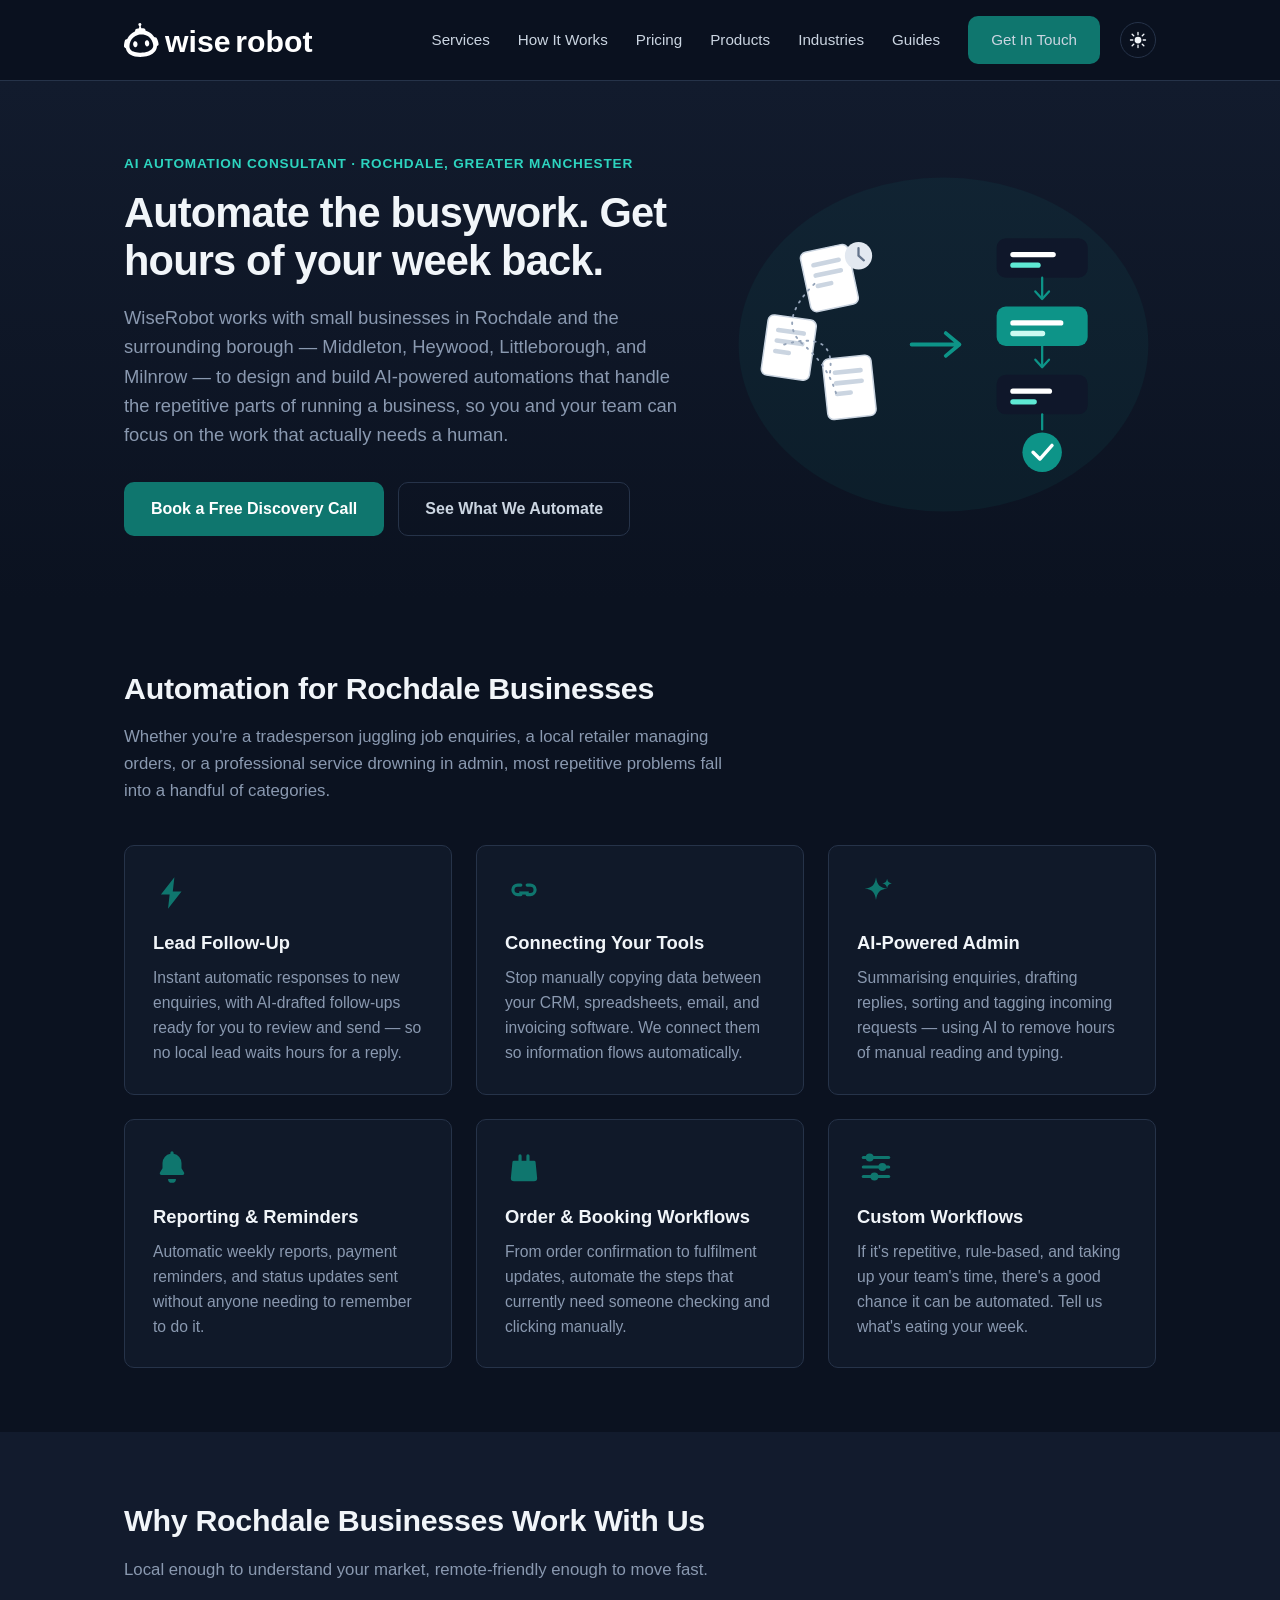
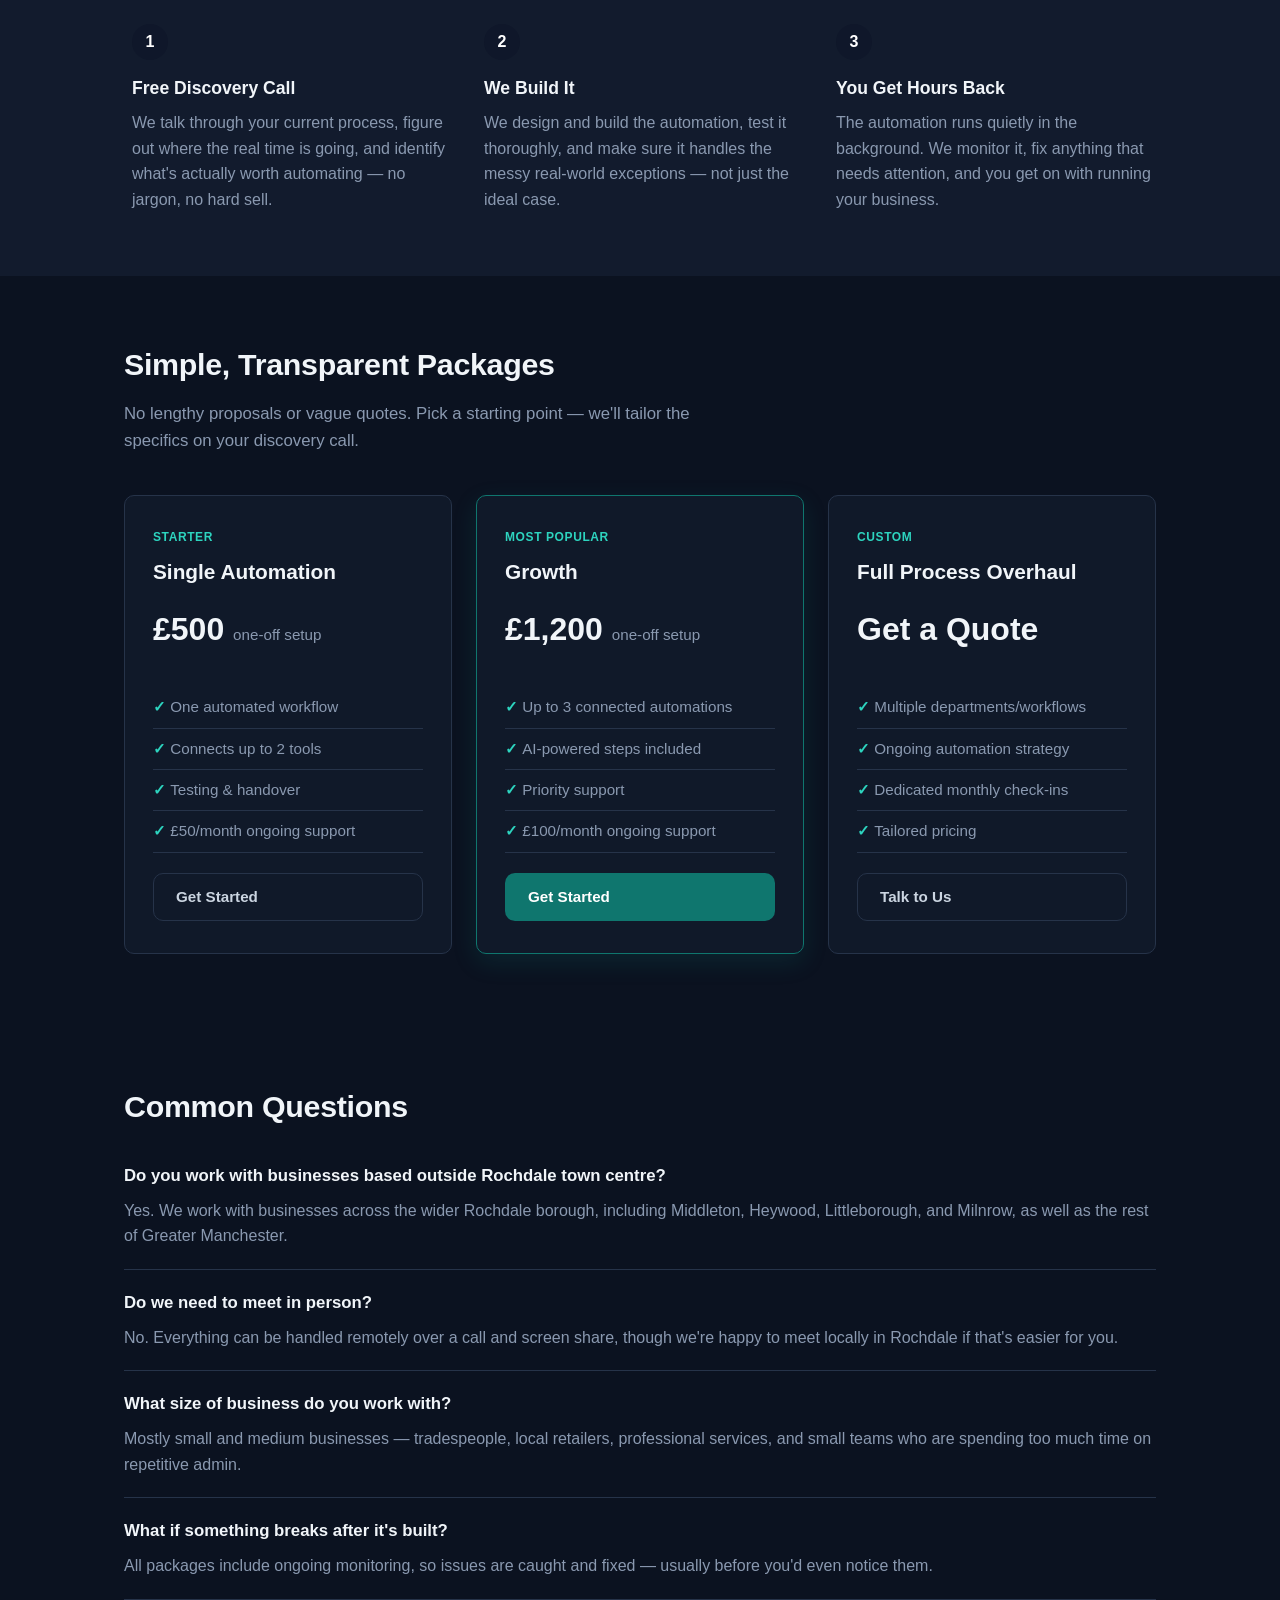
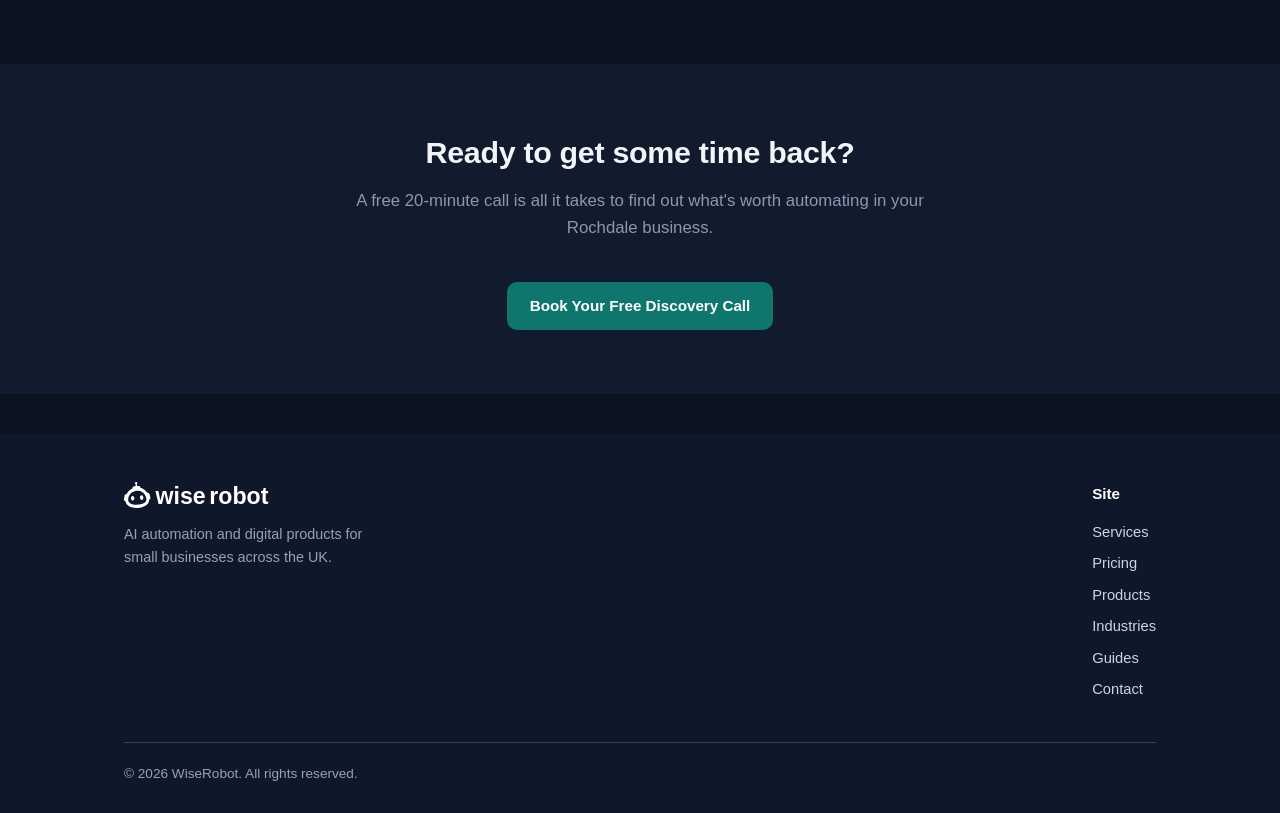
<file: rochdale.html>
<!DOCTYPE html>
<html lang="en-GB">
<head>
<meta charset="UTF-8">
<meta name="viewport" content="width=device-width, initial-scale=1.0">
<script>(function(){var s=localStorage.getItem('theme');if(s)document.documentElement.setAttribute('data-theme',s);})();</script>
<title>AI Automation Consultant in Rochdale | WiseRobot</title>
<meta name="description" content="WiseRobot helps Rochdale small businesses automate repetitive admin, lead follow-up, and manual processes using AI-powered workflows. Local automation consultant, remote-friendly.">
<link rel="canonical" href="https://wiserobot.co.uk/rochdale.html">
<link rel="stylesheet" href="css/style.css">
<link rel="icon" type="image/svg+xml" href="assets/favicon.svg">
<meta property="og:title" content="AI Automation Consultant in Rochdale | WiseRobot">
<meta property="og:description" content="We build AI-powered automations that save Rochdale small businesses hours every week.">
<meta property="og:type" content="website">
<meta property="og:url" content="https://wiserobot.co.uk/rochdale.html">
<script type="application/ld+json">
{
  "@context": "https://schema.org",
  "@type": "ProfessionalService",
  "name": "WiseRobot",
  "url": "https://wiserobot.co.uk/rochdale.html",
  "description": "AI automation consultant helping small businesses in Rochdale and the surrounding Greater Manchester area automate repetitive admin, lead follow-up, and manual processes.",
  "areaServed": {
    "@type": "City",
    "name": "Rochdale"
  },
  "priceRange": "£500-£2000+"
}
</script>
<script type="application/ld+json">
{
  "@context": "https://schema.org",
  "@type": "FAQPage",
  "mainEntity": [
    {
      "@type": "Question",
      "name": "Do you work with businesses based outside Rochdale town centre?",
      "acceptedAnswer": {
        "@type": "Answer",
        "text": "Yes. We work with businesses across the wider Rochdale borough, including Middleton, Heywood, Littleborough, and Milnrow, as well as the rest of Greater Manchester."
      }
    },
    {
      "@type": "Question",
      "name": "Do we need to meet in person?",
      "acceptedAnswer": {
        "@type": "Answer",
        "text": "No. Everything can be handled remotely over a call and screen share, though we're happy to meet locally in Rochdale if that's easier for you."
      }
    },
    {
      "@type": "Question",
      "name": "What size of business do you work with?",
      "acceptedAnswer": {
        "@type": "Answer",
        "text": "Mostly small and medium businesses — tradespeople, local retailers, professional services, and small teams who are spending too much time on repetitive admin."
      }
    },
    {
      "@type": "Question",
      "name": "What if something breaks after it's built?",
      "acceptedAnswer": {
        "@type": "Answer",
        "text": "All packages include ongoing monitoring, so issues are caught and fixed — usually before you'd even notice them."
      }
    }
  ]
}
</script>
</head>
<body>

<header class="site">
  <div class="wrap">
    <div class="logo"><a href="./"><img src="assets/logo-dark.svg" alt="WiseRobot" class="logo-dark-img"><img src="assets/logo-light.svg" alt="WiseRobot" class="logo-light-img"></a></div>
    <input type="checkbox" id="nav-toggle" class="nav-toggle-input">
    <label for="nav-toggle" class="nav-toggle-label"><span></span><span></span><span></span></label>
    <nav class="main-nav">
      <a href="./#services">Services</a>
      <a href="./#how-it-works">How It Works</a>
      <a href="./#pricing">Pricing</a>
      <a href="products.html">Products</a>
      <a href="industries.html">Industries</a>
      <a href="blog/">Guides</a>
      <a href="contact.html" class="btn btn-primary">Get In Touch</a>
      <button class="theme-toggle" type="button" aria-label="Toggle dark mode">
        <svg class="icon-moon" viewBox="0 0 24 24" fill="currentColor"><path d="M20 14.5A8.5 8.5 0 0 1 9.5 4a8.5 8.5 0 1 0 10.5 10.5Z"/></svg>
        <svg class="icon-sun" viewBox="0 0 24 24" fill="currentColor"><circle cx="12" cy="12" r="4.5"/><path d="M12 2v3M12 19v3M4.2 4.2l2.1 2.1M17.7 17.7l2.1 2.1M2 12h3M19 12h3M4.2 19.8l2.1-2.1M17.7 6.3l2.1-2.1" fill="none" stroke="currentColor" stroke-width="1.8" stroke-linecap="round"/></svg>
      </button>
    </nav>
  </div>
</header>

<main>

<section class="hero">
  <div class="wrap">
    <div class="hero-grid">
      <div class="hero-content">
        <div class="eyebrow">AI Automation Consultant · Rochdale, Greater Manchester</div>
        <h1>Automate the busywork. Get hours of your week back.</h1>
        <p class="lead">WiseRobot works with small businesses in Rochdale and the surrounding borough — Middleton, Heywood, Littleborough, and Milnrow — to design and build AI-powered automations that handle the repetitive parts of running a business, so you and your team can focus on the work that actually needs a human.</p>
        <div class="cta-row">
          <a href="contact.html" class="btn btn-primary">Book a Free Discovery Call</a>
          <a href="#services" class="btn btn-outline">See What We Automate</a>
        </div>
      </div>
      <div class="hero-image">
        <img src="assets/hero-illustration.svg" alt="Illustration of scattered manual tasks being transformed into a clean automated workflow">
      </div>
    </div>
  </div>
</section>

<section id="services">
  <div class="wrap">
    <h2>Automation for Rochdale Businesses</h2>
    <p class="section-lead">Whether you're a tradesperson juggling job enquiries, a local retailer managing orders, or a professional service drowning in admin, most repetitive problems fall into a handful of categories.</p>
    <div class="grid-3">
      <div class="card">
        <div class="icon"><svg viewBox="0 0 24 24" fill="currentColor"><path d="M13.5 2 5 13h5.5l-1 9L18 11h-5.5l1-9Z"/></svg></div>
        <h3>Lead Follow-Up</h3>
        <p>Instant automatic responses to new enquiries, with AI-drafted follow-ups ready for you to review and send — so no local lead waits hours for a reply.</p>
      </div>
      <div class="card">
        <div class="icon"><svg viewBox="0 0 24 24" fill="currentColor"><path d="M8 6a4 4 0 0 0 0 8h2a1 1 0 1 0 0-2H8a2 2 0 1 1 0-4h2a1 1 0 1 0 0-2H8Z"/><path d="M16 6h-2a1 1 0 1 0 0 2h2a2 2 0 1 1 0 4h-2a1 1 0 1 0 0 2h2a4 4 0 0 0 0-8Z"/><path d="M9 11h6v2H9z"/></svg></div>
        <h3>Connecting Your Tools</h3>
        <p>Stop manually copying data between your CRM, spreadsheets, email, and invoicing software. We connect them so information flows automatically.</p>
      </div>
      <div class="card">
        <div class="icon"><svg viewBox="0 0 24 24" fill="currentColor"><path d="M12 2c.4 2.6 1 4.2 2 5.2 1 1 2.6 1.6 5.2 2-2.6.4-4.2 1-5.2 2-1 1-1.6 2.6-2 5.2-.4-2.6-1-4.2-2-5.2-1-1-2.6-1.6-5.2-2 2.6-.4 4.2-1 5.2-2 1-1 1.6-2.6 2-5.2Z"/><path d="M19 3c.2 1 .5 1.7.9 2.1.4.4 1.1.7 2.1.9-1 .2-1.7.5-2.1.9-.4.4-.7 1.1-.9 2.1-.2-1-.5-1.7-.9-2.1C17.7 6.5 17 6.2 16 6c1-.2 1.7-.5 2.1-.9.4-.4.7-1.1.9-2.1Z"/></svg></div>
        <h3>AI-Powered Admin</h3>
        <p>Summarising enquiries, drafting replies, sorting and tagging incoming requests — using AI to remove hours of manual reading and typing.</p>
      </div>
      <div class="card">
        <div class="icon"><svg viewBox="0 0 24 24" fill="currentColor"><path d="M12 2a1 1 0 0 1 1 1v.6a6 6 0 0 1 5 5.9v3.3l1.6 2.7a1 1 0 0 1-.9 1.5H5.3a1 1 0 0 1-.9-1.5L6 12.8V9.5a6 6 0 0 1 5-5.9V3a1 1 0 0 1 1-1Z"/><path d="M9.5 19.5a2.5 2.5 0 0 0 5 0h-5Z"/></svg></div>
        <h3>Reporting & Reminders</h3>
        <p>Automatic weekly reports, payment reminders, and status updates sent without anyone needing to remember to do it.</p>
      </div>
      <div class="card">
        <div class="icon"><svg viewBox="0 0 24 24" fill="currentColor"><rect x="8.5" y="4" width="2" height="6" rx="1"/><rect x="13.5" y="4" width="2" height="6" rx="1"/><path d="M5.7 8h12.6a1 1 0 0 1 1 .9l1 10a2 2 0 0 1-2 2.1H5.7a2 2 0 0 1-2-2.1l1-10a1 1 0 0 1 1-.9Z"/></svg></div>
        <h3>Order & Booking Workflows</h3>
        <p>From order confirmation to fulfilment updates, automate the steps that currently need someone checking and clicking manually.</p>
      </div>
      <div class="card">
        <div class="icon"><svg viewBox="0 0 24 24" fill="currentColor"><rect x="3" y="5" width="18" height="2" rx="1"/><circle cx="8" cy="6" r="2.5"/><rect x="3" y="11" width="18" height="2" rx="1"/><circle cx="16" cy="12" r="2.5"/><rect x="3" y="17" width="18" height="2" rx="1"/><circle cx="11" cy="18" r="2.5"/></svg></div>
        <h3>Custom Workflows</h3>
        <p>If it's repetitive, rule-based, and taking up your team's time, there's a good chance it can be automated. Tell us what's eating your week.</p>
      </div>
    </div>
  </div>
</section>

<section id="how-it-works" class="soft">
  <div class="wrap">
    <h2>Why Rochdale Businesses Work With Us</h2>
    <p class="section-lead">Local enough to understand your market, remote-friendly enough to move fast.</p>
    <div class="steps">
      <div class="step">
        <div class="num">1</div>
        <h3>Free Discovery Call</h3>
        <p>We talk through your current process, figure out where the real time is going, and identify what's actually worth automating — no jargon, no hard sell.</p>
      </div>
      <div class="step">
        <div class="num">2</div>
        <h3>We Build It</h3>
        <p>We design and build the automation, test it thoroughly, and make sure it handles the messy real-world exceptions — not just the ideal case.</p>
      </div>
      <div class="step">
        <div class="num">3</div>
        <h3>You Get Hours Back</h3>
        <p>The automation runs quietly in the background. We monitor it, fix anything that needs attention, and you get on with running your business.</p>
      </div>
    </div>
  </div>
</section>

<section id="pricing">
  <div class="wrap">
    <h2>Simple, Transparent Packages</h2>
    <p class="section-lead">No lengthy proposals or vague quotes. Pick a starting point — we'll tailor the specifics on your discovery call.</p>
    <div class="grid-3">
      <div class="price-card">
        <div class="tag">Starter</div>
        <h3>Single Automation</h3>
        <div class="price">£500 <small>one-off setup</small></div>
        <ul>
          <li>One automated workflow</li>
          <li>Connects up to 2 tools</li>
          <li>Testing & handover</li>
          <li>£50/month ongoing support</li>
        </ul>
        <a href="contact.html" class="btn btn-outline">Get Started</a>
      </div>
      <div class="price-card featured">
        <div class="tag">Most Popular</div>
        <h3>Growth</h3>
        <div class="price">£1,200 <small>one-off setup</small></div>
        <ul>
          <li>Up to 3 connected automations</li>
          <li>AI-powered steps included</li>
          <li>Priority support</li>
          <li>£100/month ongoing support</li>
        </ul>
        <a href="contact.html" class="btn btn-primary">Get Started</a>
      </div>
      <div class="price-card">
        <div class="tag">Custom</div>
        <h3>Full Process Overhaul</h3>
        <div class="price">Get a Quote</div>
        <ul>
          <li>Multiple departments/workflows</li>
          <li>Ongoing automation strategy</li>
          <li>Dedicated monthly check-ins</li>
          <li>Tailored pricing</li>
        </ul>
        <a href="contact.html" class="btn btn-outline">Talk to Us</a>
      </div>
    </div>
  </div>
</section>

<section>
  <div class="wrap">
    <h2>Common Questions</h2>
    <div class="faq-item">
      <h3>Do you work with businesses based outside Rochdale town centre?</h3>
      <p>Yes. We work with businesses across the wider Rochdale borough, including Middleton, Heywood, Littleborough, and Milnrow, as well as the rest of Greater Manchester.</p>
    </div>
    <div class="faq-item">
      <h3>Do we need to meet in person?</h3>
      <p>No. Everything can be handled remotely over a call and screen share, though we're happy to meet locally in Rochdale if that's easier for you.</p>
    </div>
    <div class="faq-item">
      <h3>What size of business do you work with?</h3>
      <p>Mostly small and medium businesses — tradespeople, local retailers, professional services, and small teams who are spending too much time on repetitive admin.</p>
    </div>
    <div class="faq-item">
      <h3>What if something breaks after it's built?</h3>
      <p>All packages include ongoing monitoring, so issues are caught and fixed — usually before you'd even notice them.</p>
    </div>
  </div>
</section>

<section class="soft">
  <div class="wrap" style="text-align:center;">
    <h2>Ready to get some time back?</h2>
    <p class="section-lead" style="margin-left:auto;margin-right:auto;">A free 20-minute call is all it takes to find out what's worth automating in your Rochdale business.</p>
    <a href="contact.html" class="btn btn-primary">Book Your Free Discovery Call</a>
  </div>
</section>

</main>

<footer class="site">
  <div class="wrap">
    <div class="foot-grid">
      <div>
        <div class="logo" style="margin-bottom:14px;"><img src="assets/logo-light.svg" alt="WiseRobot"></div>
        <p style="max-width:260px; color:#94a3b8; font-size:0.9rem;">AI automation and digital products for small businesses across the UK.</p>
      </div>
      <div>
        <h3>Site</h3>
        <a href="./#services">Services</a>
        <a href="./#pricing">Pricing</a>
        <a href="products.html">Products</a>
        <a href="industries.html">Industries</a>
        <a href="blog/">Guides</a>
        <a href="contact.html">Contact</a>
      </div>
    </div>
    <div class="bottom">© 2026 WiseRobot. All rights reserved.</div>
  </div>
</footer>

<script src="js/nav.js"></script>
<script src="js/theme.js"></script>
</body>
</html>
</file>
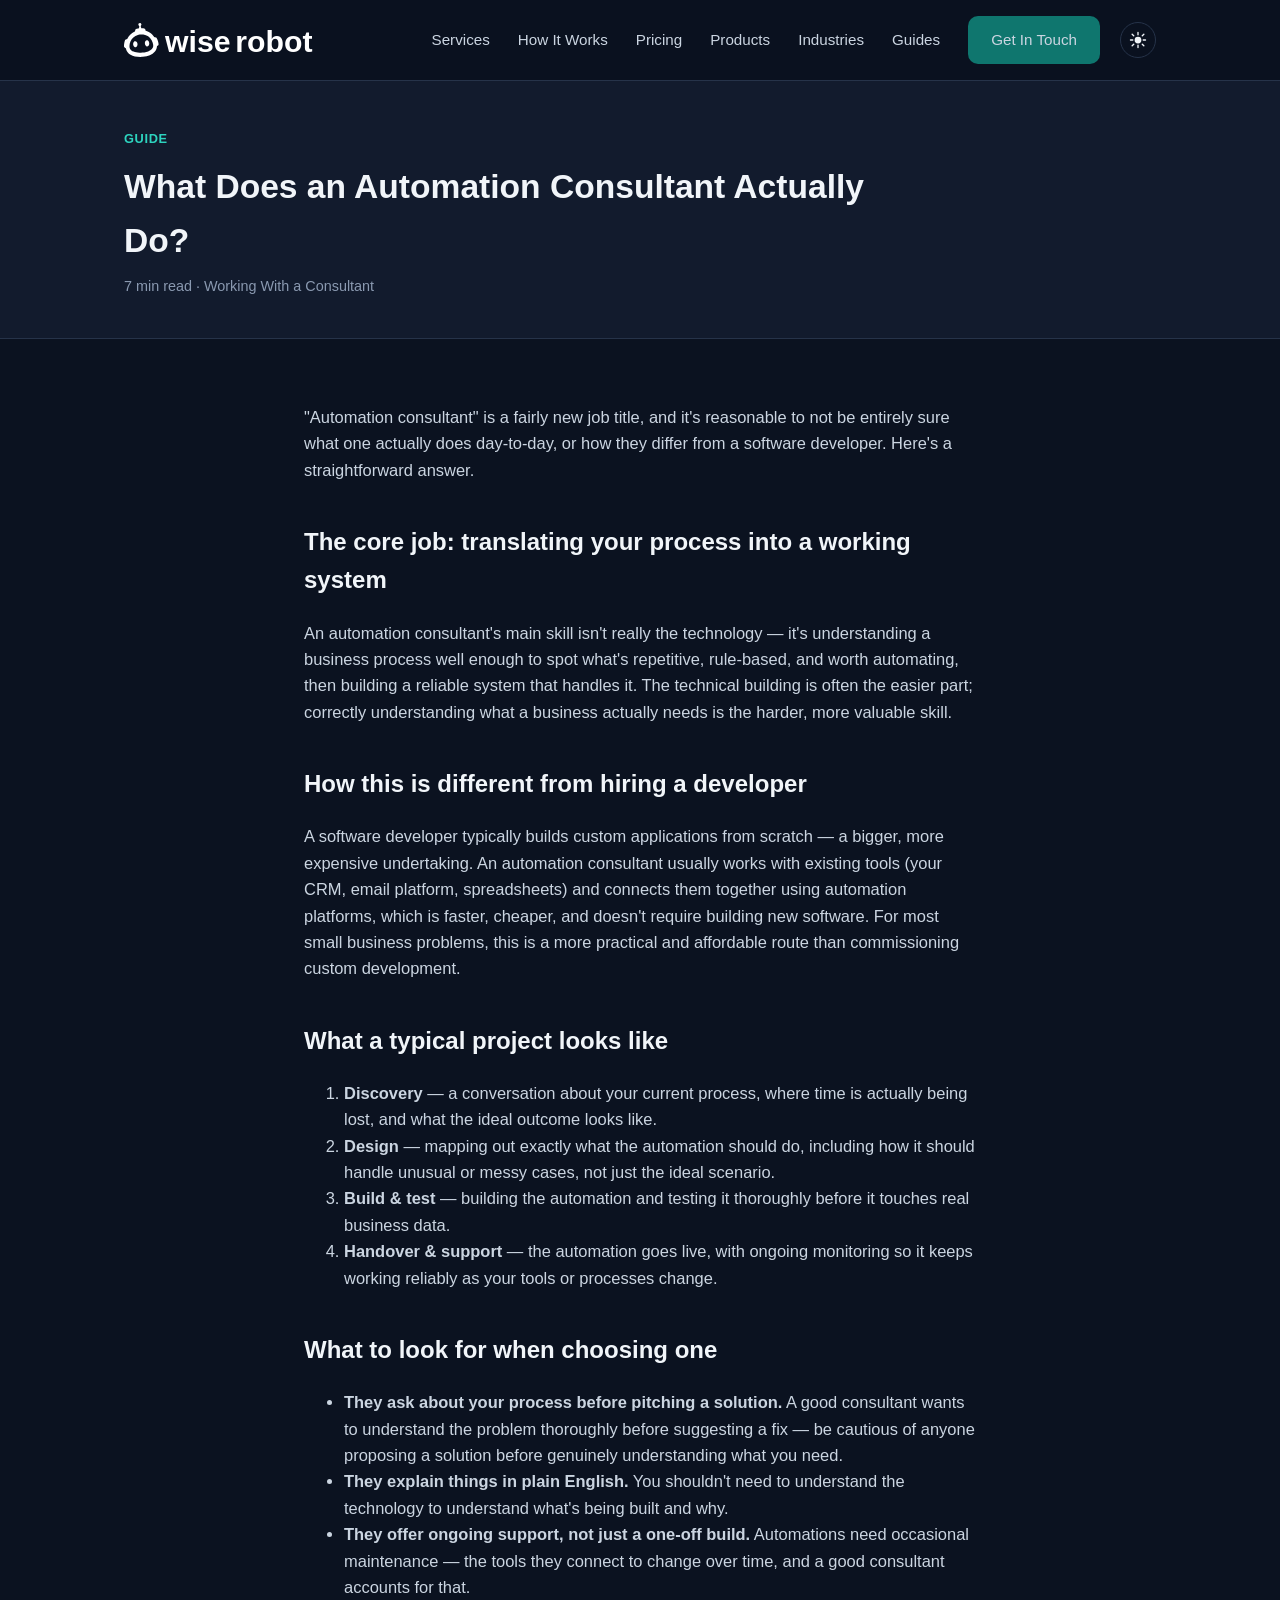
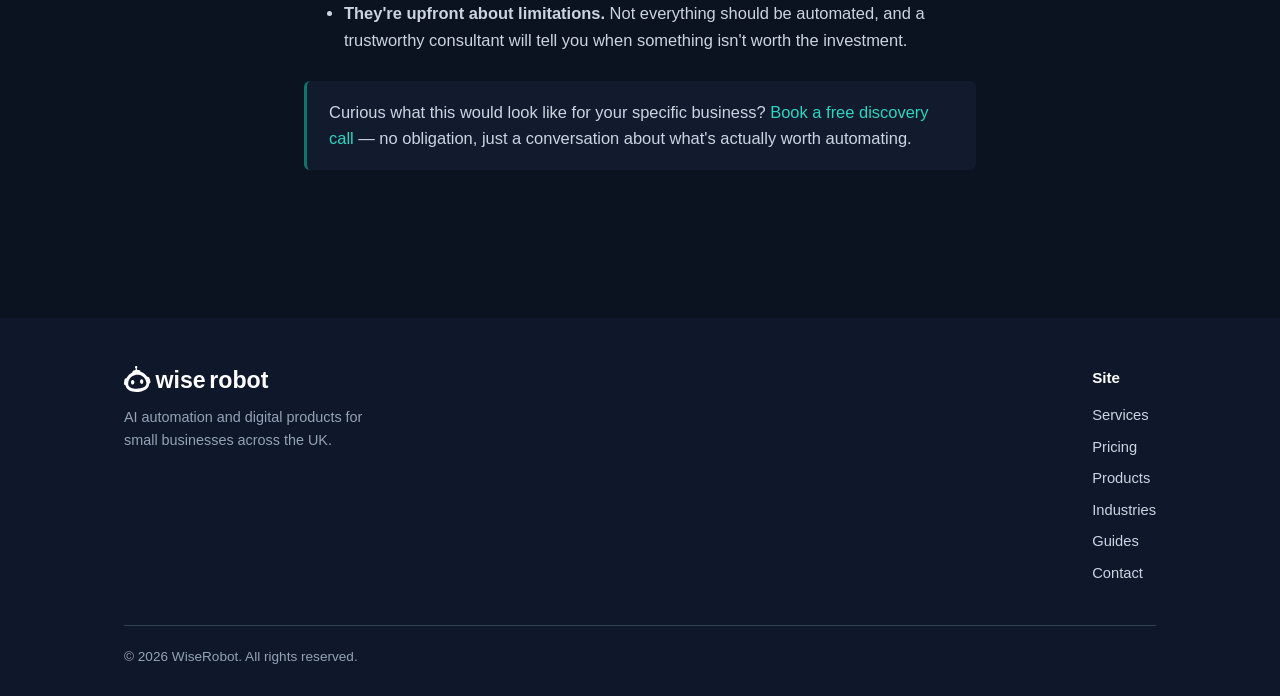
<file: blog/automation-consultant-guide.html>
<!DOCTYPE html>
<html lang="en-GB">
<head>
<meta charset="UTF-8">
<meta name="viewport" content="width=device-width, initial-scale=1.0">
<script>(function(){var s=localStorage.getItem('theme');if(s)document.documentElement.setAttribute('data-theme',s);})();</script>
<title>What Does an Automation Consultant Actually Do? | WiseRobot</title>
<meta name="description" content="What an automation consultant does day-to-day, how they're different from a developer, and what to look for when choosing one for your business.">
<link rel="canonical" href="https://wiserobot.co.uk/blog/automation-consultant-guide.html">
<link rel="stylesheet" href="../css/style.css">
<link rel="icon" type="image/svg+xml" href="../assets/favicon.svg">
<meta property="og:title" content="What Does an Automation Consultant Actually Do?">
<meta property="og:description" content="What an automation consultant does day-to-day, how they're different from a developer, and what to look for when choosing one.">
<meta property="og:type" content="article">
<meta property="og:url" content="https://wiserobot.co.uk/blog/automation-consultant-guide.html">
<script type="application/ld+json">
{
  "@context": "https://schema.org",
  "@type": "Article",
  "headline": "What Does an Automation Consultant Actually Do?",
  "description": "What an automation consultant does day-to-day, how they're different from a developer, and what to look for when choosing one.",
  "author": { "@type": "Organization", "name": "WiseRobot" },
  "publisher": { "@type": "Organization", "name": "WiseRobot" },
  "mainEntityOfPage": "https://wiserobot.co.uk/blog/automation-consultant-guide.html"
}
</script>
</head>
<body>

<header class="site">
  <div class="wrap">
    <div class="logo"><a href="../"><img src="../assets/logo-dark.svg" alt="WiseRobot" class="logo-dark-img"><img src="../assets/logo-light.svg" alt="WiseRobot" class="logo-light-img"></a></div>
    <input type="checkbox" id="nav-toggle" class="nav-toggle-input">
    <label for="nav-toggle" class="nav-toggle-label"><span></span><span></span><span></span></label>
    <nav class="main-nav">
      <a href="../#services">Services</a>
      <a href="../#how-it-works">How It Works</a>
      <a href="../#pricing">Pricing</a>
      <a href="../products.html">Products</a>
      <a href="../industries.html">Industries</a>
      <a href="./">Guides</a>
      <a href="../contact.html" class="btn btn-primary">Get In Touch</a>
      <button class="theme-toggle" type="button" aria-label="Toggle dark mode">
        <svg class="icon-moon" viewBox="0 0 24 24" fill="currentColor"><path d="M20 14.5A8.5 8.5 0 0 1 9.5 4a8.5 8.5 0 1 0 10.5 10.5Z"/></svg>
        <svg class="icon-sun" viewBox="0 0 24 24" fill="currentColor"><circle cx="12" cy="12" r="4.5"/><path d="M12 2v3M12 19v3M4.2 4.2l2.1 2.1M17.7 17.7l2.1 2.1M2 12h3M19 12h3M4.2 19.8l2.1-2.1M17.7 6.3l2.1-2.1" fill="none" stroke="currentColor" stroke-width="1.8" stroke-linecap="round"/></svg>
      </button>
    </nav>
  </div>
</header>

<main>

<div class="article-hero">
  <div class="wrap">
    <div class="kicker">Guide</div>
    <h1>What Does an Automation Consultant Actually Do?</h1>
    <div class="meta">7 min read · Working With a Consultant</div>
  </div>
</div>

<article class="post">

  <p>"Automation consultant" is a fairly new job title, and it's reasonable to not be entirely sure what one actually does day-to-day, or how they differ from a software developer. Here's a straightforward answer.</p>

  <h2>The core job: translating your process into a working system</h2>
  <p>An automation consultant's main skill isn't really the technology — it's understanding a business process well enough to spot what's repetitive, rule-based, and worth automating, then building a reliable system that handles it. The technical building is often the easier part; correctly understanding what a business actually needs is the harder, more valuable skill.</p>

  <h2>How this is different from hiring a developer</h2>
  <p>A software developer typically builds custom applications from scratch — a bigger, more expensive undertaking. An automation consultant usually works with existing tools (your CRM, email platform, spreadsheets) and connects them together using automation platforms, which is faster, cheaper, and doesn't require building new software. For most small business problems, this is a more practical and affordable route than commissioning custom development.</p>

  <h2>What a typical project looks like</h2>
  <ol>
    <li><strong>Discovery</strong> — a conversation about your current process, where time is actually being lost, and what the ideal outcome looks like.</li>
    <li><strong>Design</strong> — mapping out exactly what the automation should do, including how it should handle unusual or messy cases, not just the ideal scenario.</li>
    <li><strong>Build &amp; test</strong> — building the automation and testing it thoroughly before it touches real business data.</li>
    <li><strong>Handover &amp; support</strong> — the automation goes live, with ongoing monitoring so it keeps working reliably as your tools or processes change.</li>
  </ol>

  <h2>What to look for when choosing one</h2>
  <ul>
    <li><strong>They ask about your process before pitching a solution.</strong> A good consultant wants to understand the problem thoroughly before suggesting a fix — be cautious of anyone proposing a solution before genuinely understanding what you need.</li>
    <li><strong>They explain things in plain English.</strong> You shouldn't need to understand the technology to understand what's being built and why.</li>
    <li><strong>They offer ongoing support, not just a one-off build.</strong> Automations need occasional maintenance — the tools they connect to change over time, and a good consultant accounts for that.</li>
    <li><strong>They're upfront about limitations.</strong> Not everything should be automated, and a trustworthy consultant will tell you when something isn't worth the investment.</li>
  </ul>

  <div class="callout">
    <p>Curious what this would look like for your specific business? <a href="../contact.html">Book a free discovery call</a> — no obligation, just a conversation about what's actually worth automating.</p>
  </div>

</article>

</main>

<footer class="site">
  <div class="wrap">
    <div class="foot-grid">
      <div>
        <div class="logo" style="margin-bottom:14px;"><img src="../assets/logo-light.svg" alt="WiseRobot"></div>
        <p style="max-width:260px; color:#94a3b8; font-size:0.9rem;">AI automation and digital products for small businesses across the UK.</p>
      </div>
      <div>
        <h3>Site</h3>
        <a href="../#services">Services</a>
        <a href="../#pricing">Pricing</a>
        <a href="../products.html">Products</a>
        <a href="../industries.html">Industries</a>
        <a href="./">Guides</a>
        <a href="../contact.html">Contact</a>
      </div>
    </div>
    <div class="bottom">© 2026 WiseRobot. All rights reserved.</div>
  </div>
</footer>

<script src="../js/nav.js"></script>
<script src="../js/theme.js"></script>
</body>
</html>
</file>
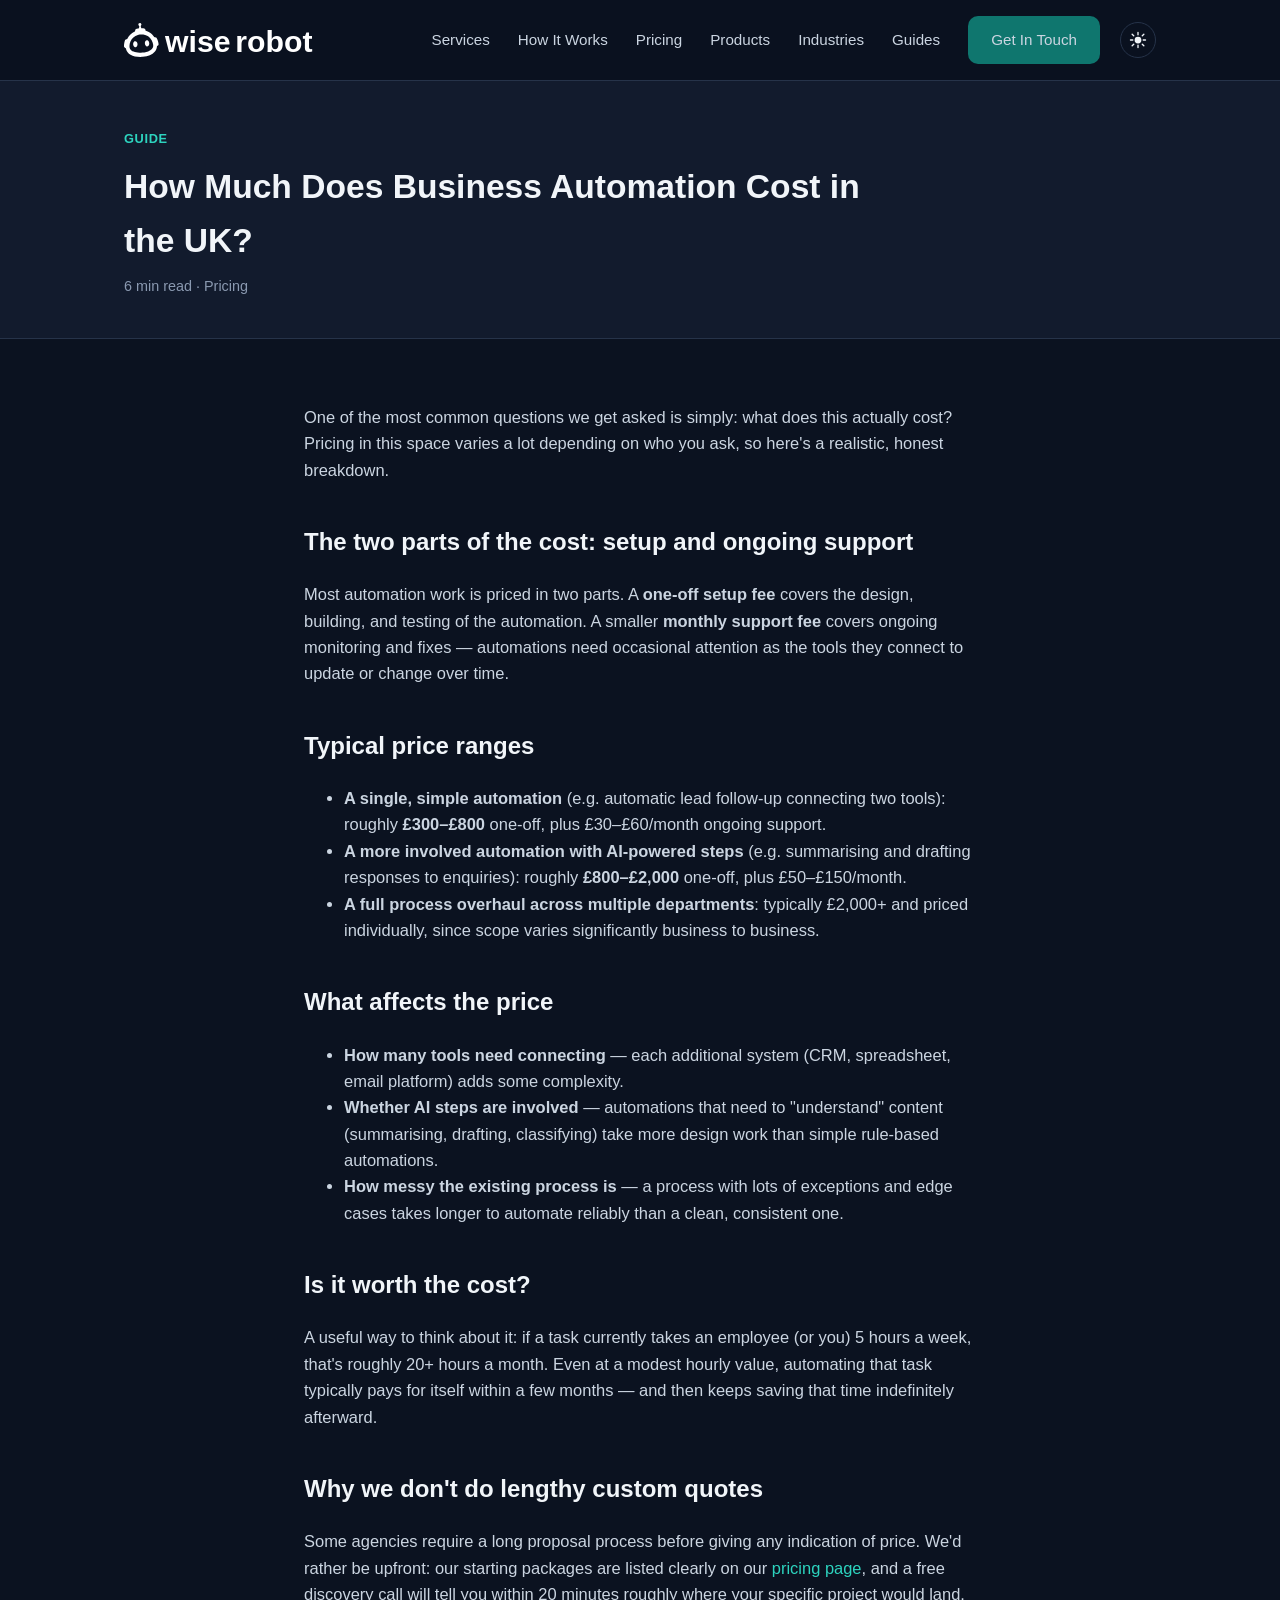
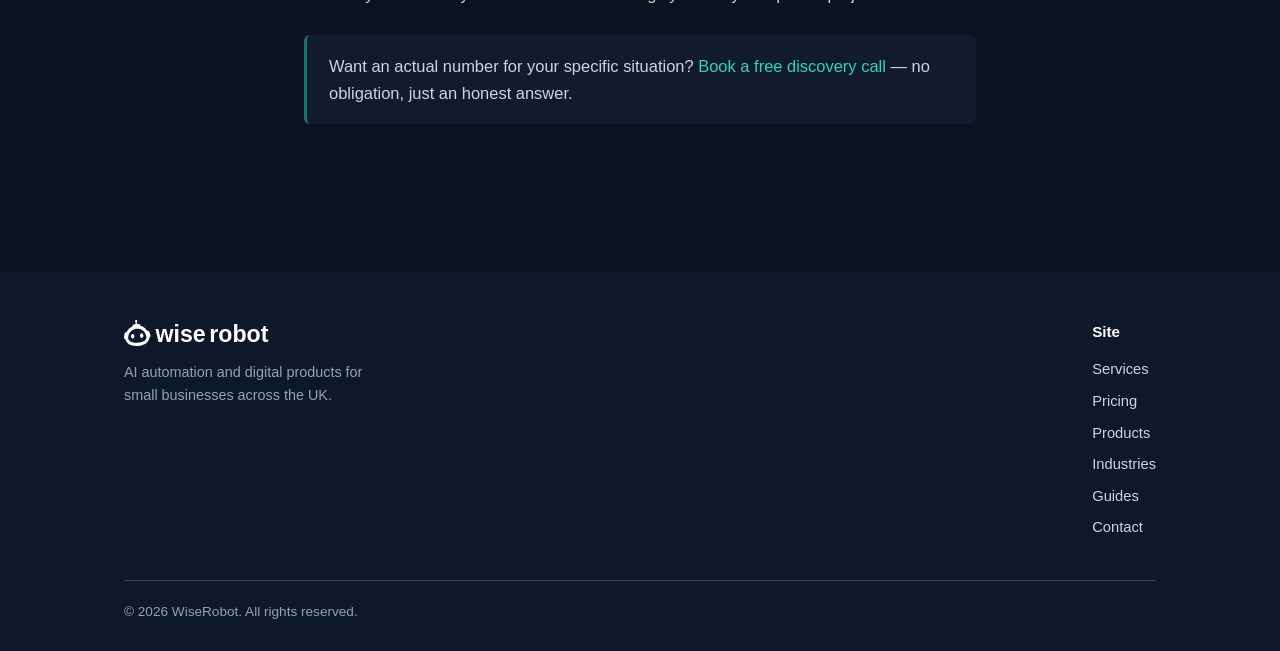
<file: blog/business-automation-cost-uk.html>
<!DOCTYPE html>
<html lang="en-GB">
<head>
<meta charset="UTF-8">
<meta name="viewport" content="width=device-width, initial-scale=1.0">
<script>(function(){var s=localStorage.getItem('theme');if(s)document.documentElement.setAttribute('data-theme',s);})();</script>
<title>How Much Does Business Automation Cost in the UK? | WiseRobot</title>
<meta name="description" content="A realistic breakdown of business automation pricing in the UK — from single workflow automations to full process overhauls, including ongoing support costs.">
<link rel="canonical" href="https://wiserobot.co.uk/blog/business-automation-cost-uk.html">
<link rel="stylesheet" href="../css/style.css">
<link rel="icon" type="image/svg+xml" href="../assets/favicon.svg">
<meta property="og:title" content="How Much Does Business Automation Cost in the UK?">
<meta property="og:description" content="A realistic breakdown of business automation pricing in the UK — from single workflow automations to full process overhauls.">
<meta property="og:type" content="article">
<meta property="og:url" content="https://wiserobot.co.uk/blog/business-automation-cost-uk.html">
<script type="application/ld+json">
{
  "@context": "https://schema.org",
  "@type": "Article",
  "headline": "How Much Does Business Automation Cost in the UK?",
  "description": "A realistic breakdown of business automation pricing in the UK — from single workflow automations to full process overhauls.",
  "author": { "@type": "Organization", "name": "WiseRobot" },
  "publisher": { "@type": "Organization", "name": "WiseRobot" },
  "mainEntityOfPage": "https://wiserobot.co.uk/blog/business-automation-cost-uk.html"
}
</script>
</head>
<body>

<header class="site">
  <div class="wrap">
    <div class="logo"><a href="../"><img src="../assets/logo-dark.svg" alt="WiseRobot" class="logo-dark-img"><img src="../assets/logo-light.svg" alt="WiseRobot" class="logo-light-img"></a></div>
    <input type="checkbox" id="nav-toggle" class="nav-toggle-input">
    <label for="nav-toggle" class="nav-toggle-label"><span></span><span></span><span></span></label>
    <nav class="main-nav">
      <a href="../#services">Services</a>
      <a href="../#how-it-works">How It Works</a>
      <a href="../#pricing">Pricing</a>
      <a href="../products.html">Products</a>
      <a href="../industries.html">Industries</a>
      <a href="./">Guides</a>
      <a href="../contact.html" class="btn btn-primary">Get In Touch</a>
      <button class="theme-toggle" type="button" aria-label="Toggle dark mode">
        <svg class="icon-moon" viewBox="0 0 24 24" fill="currentColor"><path d="M20 14.5A8.5 8.5 0 0 1 9.5 4a8.5 8.5 0 1 0 10.5 10.5Z"/></svg>
        <svg class="icon-sun" viewBox="0 0 24 24" fill="currentColor"><circle cx="12" cy="12" r="4.5"/><path d="M12 2v3M12 19v3M4.2 4.2l2.1 2.1M17.7 17.7l2.1 2.1M2 12h3M19 12h3M4.2 19.8l2.1-2.1M17.7 6.3l2.1-2.1" fill="none" stroke="currentColor" stroke-width="1.8" stroke-linecap="round"/></svg>
      </button>
    </nav>
  </div>
</header>

<main>

<div class="article-hero">
  <div class="wrap">
    <div class="kicker">Guide</div>
    <h1>How Much Does Business Automation Cost in the UK?</h1>
    <div class="meta">6 min read · Pricing</div>
  </div>
</div>

<article class="post">

  <p>One of the most common questions we get asked is simply: what does this actually cost? Pricing in this space varies a lot depending on who you ask, so here's a realistic, honest breakdown.</p>

  <h2>The two parts of the cost: setup and ongoing support</h2>
  <p>Most automation work is priced in two parts. A <strong>one-off setup fee</strong> covers the design, building, and testing of the automation. A smaller <strong>monthly support fee</strong> covers ongoing monitoring and fixes — automations need occasional attention as the tools they connect to update or change over time.</p>

  <h2>Typical price ranges</h2>
  <ul>
    <li><strong>A single, simple automation</strong> (e.g. automatic lead follow-up connecting two tools): roughly <strong>£300–£800</strong> one-off, plus £30–£60/month ongoing support.</li>
    <li><strong>A more involved automation with AI-powered steps</strong> (e.g. summarising and drafting responses to enquiries): roughly <strong>£800–£2,000</strong> one-off, plus £50–£150/month.</li>
    <li><strong>A full process overhaul across multiple departments</strong>: typically £2,000+ and priced individually, since scope varies significantly business to business.</li>
  </ul>

  <h2>What affects the price</h2>
  <ul>
    <li><strong>How many tools need connecting</strong> — each additional system (CRM, spreadsheet, email platform) adds some complexity.</li>
    <li><strong>Whether AI steps are involved</strong> — automations that need to "understand" content (summarising, drafting, classifying) take more design work than simple rule-based automations.</li>
    <li><strong>How messy the existing process is</strong> — a process with lots of exceptions and edge cases takes longer to automate reliably than a clean, consistent one.</li>
  </ul>

  <h2>Is it worth the cost?</h2>
  <p>A useful way to think about it: if a task currently takes an employee (or you) 5 hours a week, that's roughly 20+ hours a month. Even at a modest hourly value, automating that task typically pays for itself within a few months — and then keeps saving that time indefinitely afterward.</p>

  <h2>Why we don't do lengthy custom quotes</h2>
  <p>Some agencies require a long proposal process before giving any indication of price. We'd rather be upfront: our starting packages are listed clearly on our <a href="../#pricing">pricing page</a>, and a free discovery call will tell you within 20 minutes roughly where your specific project would land.</p>

  <div class="callout">
    <p>Want an actual number for your specific situation? <a href="../contact.html">Book a free discovery call</a> — no obligation, just an honest answer.</p>
  </div>

</article>

</main>

<footer class="site">
  <div class="wrap">
    <div class="foot-grid">
      <div>
        <div class="logo" style="margin-bottom:14px;"><img src="../assets/logo-light.svg" alt="WiseRobot"></div>
        <p style="max-width:260px; color:#94a3b8; font-size:0.9rem;">AI automation and digital products for small businesses across the UK.</p>
      </div>
      <div>
        <h3>Site</h3>
        <a href="../#services">Services</a>
        <a href="../#pricing">Pricing</a>
        <a href="../products.html">Products</a>
        <a href="../industries.html">Industries</a>
        <a href="./">Guides</a>
        <a href="../contact.html">Contact</a>
      </div>
    </div>
    <div class="bottom">© 2026 WiseRobot. All rights reserved.</div>
  </div>
</footer>

<script src="../js/nav.js"></script>
<script src="../js/theme.js"></script>
</body>
</html>
</file>
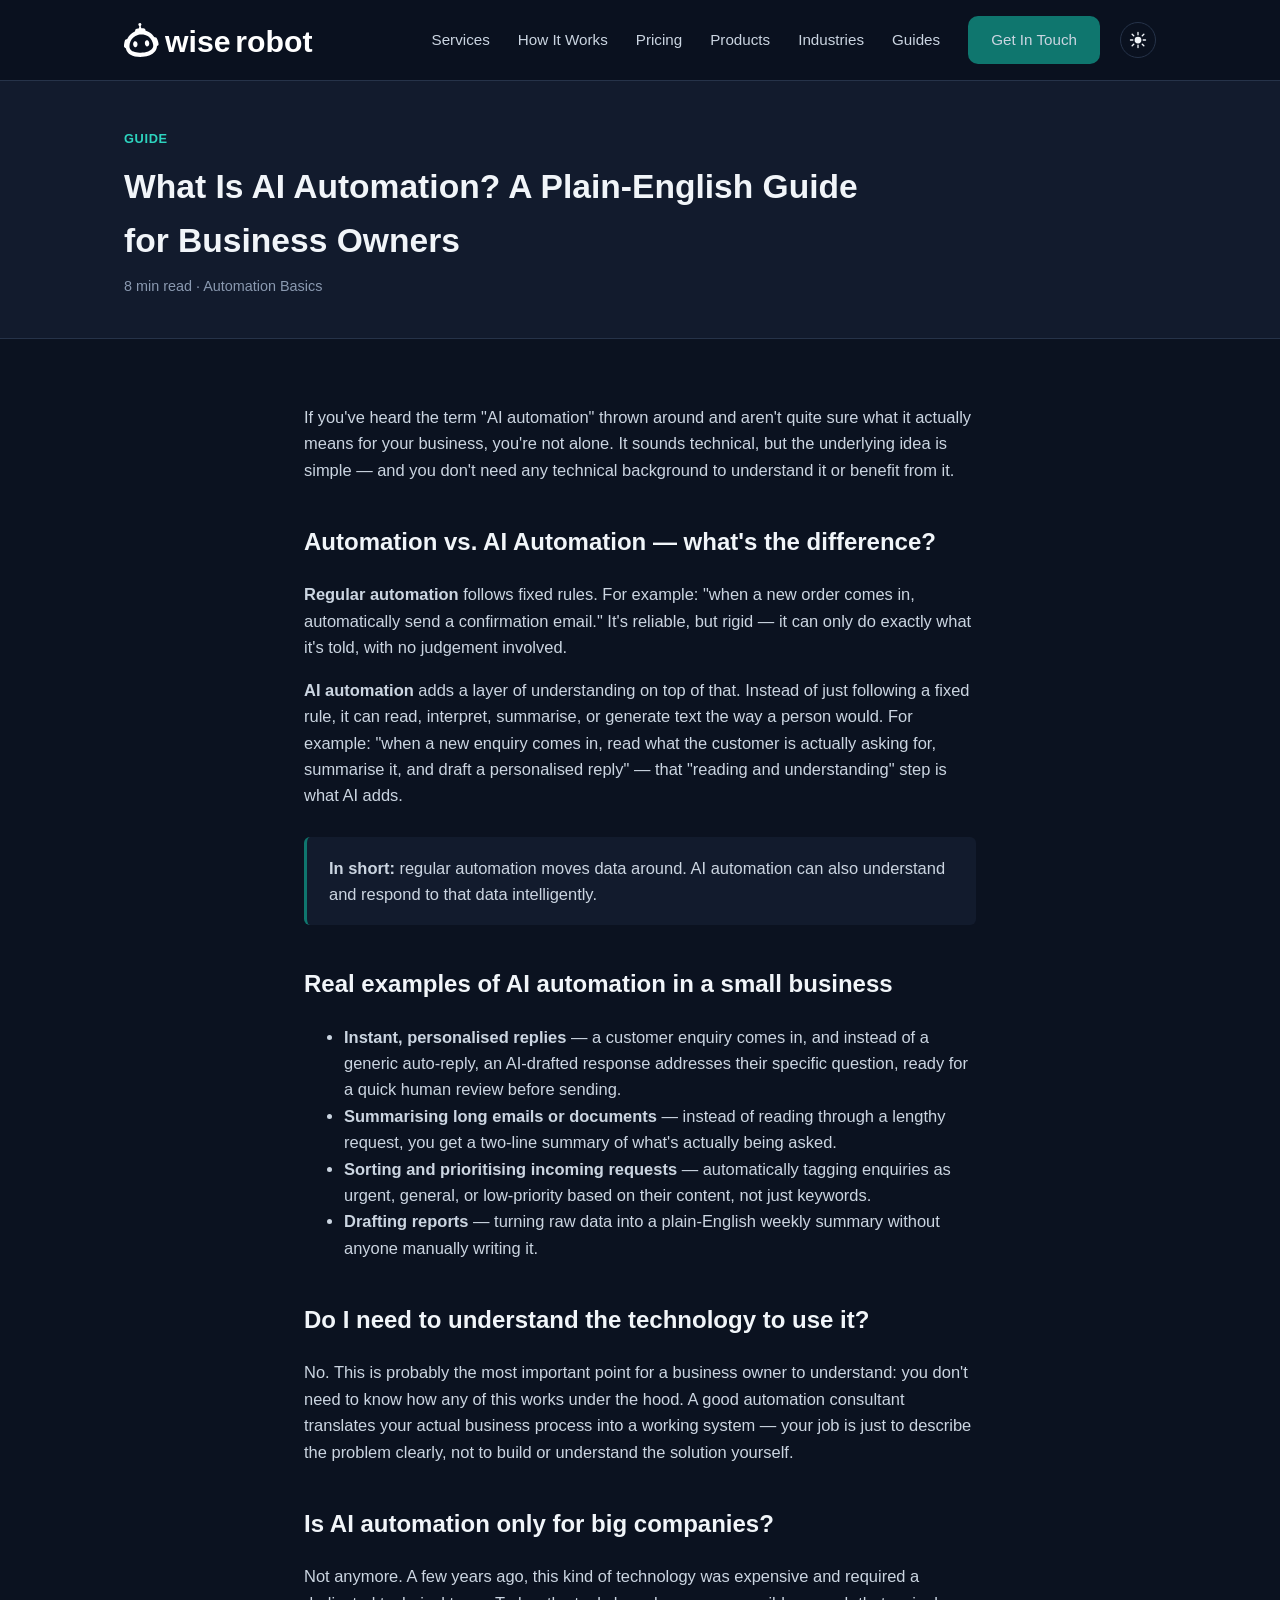
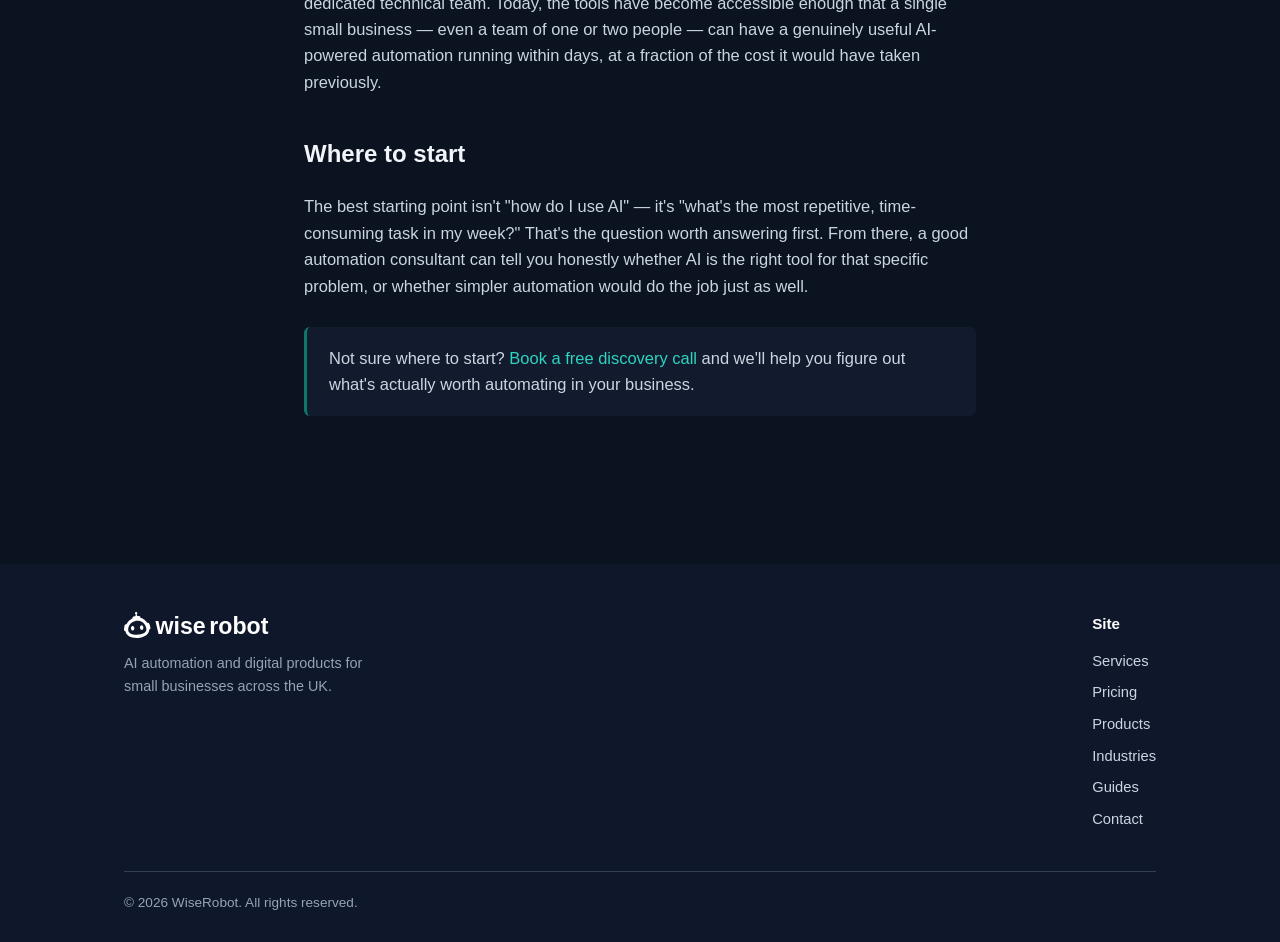
<file: blog/what-is-ai-automation.html>
<!DOCTYPE html>
<html lang="en-GB">
<head>
<meta charset="UTF-8">
<meta name="viewport" content="width=device-width, initial-scale=1.0">
<script>(function(){var s=localStorage.getItem('theme');if(s)document.documentElement.setAttribute('data-theme',s);})();</script>
<title>What Is AI Automation? A Plain-English Guide | WiseRobot</title>
<meta name="description" content="What AI automation actually means, how it's different from regular automation, and real examples of how small businesses use it — explained without jargon.">
<link rel="canonical" href="https://wiserobot.co.uk/blog/what-is-ai-automation.html">
<link rel="stylesheet" href="../css/style.css">
<link rel="icon" type="image/svg+xml" href="../assets/favicon.svg">
<meta property="og:title" content="What Is AI Automation? A Plain-English Guide">
<meta property="og:description" content="What AI automation actually means, how it's different from regular automation, and real examples of how small businesses use it.">
<meta property="og:type" content="article">
<meta property="og:url" content="https://wiserobot.co.uk/blog/what-is-ai-automation.html">
<script type="application/ld+json">
{
  "@context": "https://schema.org",
  "@type": "Article",
  "headline": "What Is AI Automation? A Plain-English Guide for Business Owners",
  "description": "What AI automation actually means, how it's different from regular automation, and real examples of how small businesses use it.",
  "author": { "@type": "Organization", "name": "WiseRobot" },
  "publisher": { "@type": "Organization", "name": "WiseRobot" },
  "mainEntityOfPage": "https://wiserobot.co.uk/blog/what-is-ai-automation.html"
}
</script>
</head>
<body>

<header class="site">
  <div class="wrap">
    <div class="logo"><a href="../"><img src="../assets/logo-dark.svg" alt="WiseRobot" class="logo-dark-img"><img src="../assets/logo-light.svg" alt="WiseRobot" class="logo-light-img"></a></div>
    <input type="checkbox" id="nav-toggle" class="nav-toggle-input">
    <label for="nav-toggle" class="nav-toggle-label"><span></span><span></span><span></span></label>
    <nav class="main-nav">
      <a href="../#services">Services</a>
      <a href="../#how-it-works">How It Works</a>
      <a href="../#pricing">Pricing</a>
      <a href="../products.html">Products</a>
      <a href="../industries.html">Industries</a>
      <a href="./">Guides</a>
      <a href="../contact.html" class="btn btn-primary">Get In Touch</a>
      <button class="theme-toggle" type="button" aria-label="Toggle dark mode">
        <svg class="icon-moon" viewBox="0 0 24 24" fill="currentColor"><path d="M20 14.5A8.5 8.5 0 0 1 9.5 4a8.5 8.5 0 1 0 10.5 10.5Z"/></svg>
        <svg class="icon-sun" viewBox="0 0 24 24" fill="currentColor"><circle cx="12" cy="12" r="4.5"/><path d="M12 2v3M12 19v3M4.2 4.2l2.1 2.1M17.7 17.7l2.1 2.1M2 12h3M19 12h3M4.2 19.8l2.1-2.1M17.7 6.3l2.1-2.1" fill="none" stroke="currentColor" stroke-width="1.8" stroke-linecap="round"/></svg>
      </button>
    </nav>
  </div>
</header>

<main>

<div class="article-hero">
  <div class="wrap">
    <div class="kicker">Guide</div>
    <h1>What Is AI Automation? A Plain-English Guide for Business Owners</h1>
    <div class="meta">8 min read · Automation Basics</div>
  </div>
</div>

<article class="post">

  <p>If you've heard the term "AI automation" thrown around and aren't quite sure what it actually means for your business, you're not alone. It sounds technical, but the underlying idea is simple — and you don't need any technical background to understand it or benefit from it.</p>

  <h2>Automation vs. AI Automation — what's the difference?</h2>
  <p><strong>Regular automation</strong> follows fixed rules. For example: "when a new order comes in, automatically send a confirmation email." It's reliable, but rigid — it can only do exactly what it's told, with no judgement involved.</p>
  <p><strong>AI automation</strong> adds a layer of understanding on top of that. Instead of just following a fixed rule, it can read, interpret, summarise, or generate text the way a person would. For example: "when a new enquiry comes in, read what the customer is actually asking for, summarise it, and draft a personalised reply" — that "reading and understanding" step is what AI adds.</p>

  <div class="callout">
    <p><strong>In short:</strong> regular automation moves data around. AI automation can also understand and respond to that data intelligently.</p>
  </div>

  <h2>Real examples of AI automation in a small business</h2>
  <ul>
    <li><strong>Instant, personalised replies</strong> — a customer enquiry comes in, and instead of a generic auto-reply, an AI-drafted response addresses their specific question, ready for a quick human review before sending.</li>
    <li><strong>Summarising long emails or documents</strong> — instead of reading through a lengthy request, you get a two-line summary of what's actually being asked.</li>
    <li><strong>Sorting and prioritising incoming requests</strong> — automatically tagging enquiries as urgent, general, or low-priority based on their content, not just keywords.</li>
    <li><strong>Drafting reports</strong> — turning raw data into a plain-English weekly summary without anyone manually writing it.</li>
  </ul>

  <h2>Do I need to understand the technology to use it?</h2>
  <p>No. This is probably the most important point for a business owner to understand: you don't need to know how any of this works under the hood. A good automation consultant translates your actual business process into a working system — your job is just to describe the problem clearly, not to build or understand the solution yourself.</p>

  <h2>Is AI automation only for big companies?</h2>
  <p>Not anymore. A few years ago, this kind of technology was expensive and required a dedicated technical team. Today, the tools have become accessible enough that a single small business — even a team of one or two people — can have a genuinely useful AI-powered automation running within days, at a fraction of the cost it would have taken previously.</p>

  <h2>Where to start</h2>
  <p>The best starting point isn't "how do I use AI" — it's "what's the most repetitive, time-consuming task in my week?" That's the question worth answering first. From there, a good automation consultant can tell you honestly whether AI is the right tool for that specific problem, or whether simpler automation would do the job just as well.</p>

  <div class="callout">
    <p>Not sure where to start? <a href="../contact.html">Book a free discovery call</a> and we'll help you figure out what's actually worth automating in your business.</p>
  </div>

</article>

</main>

<footer class="site">
  <div class="wrap">
    <div class="foot-grid">
      <div>
        <div class="logo" style="margin-bottom:14px;"><img src="../assets/logo-light.svg" alt="WiseRobot"></div>
        <p style="max-width:260px; color:#94a3b8; font-size:0.9rem;">AI automation and digital products for small businesses across the UK.</p>
      </div>
      <div>
        <h3>Site</h3>
        <a href="../#services">Services</a>
        <a href="../#pricing">Pricing</a>
        <a href="../products.html">Products</a>
        <a href="../industries.html">Industries</a>
        <a href="./">Guides</a>
        <a href="../contact.html">Contact</a>
      </div>
    </div>
    <div class="bottom">© 2026 WiseRobot. All rights reserved.</div>
  </div>
</footer>

<script src="../js/nav.js"></script>
<script src="../js/theme.js"></script>
</body>
</html>
</file>
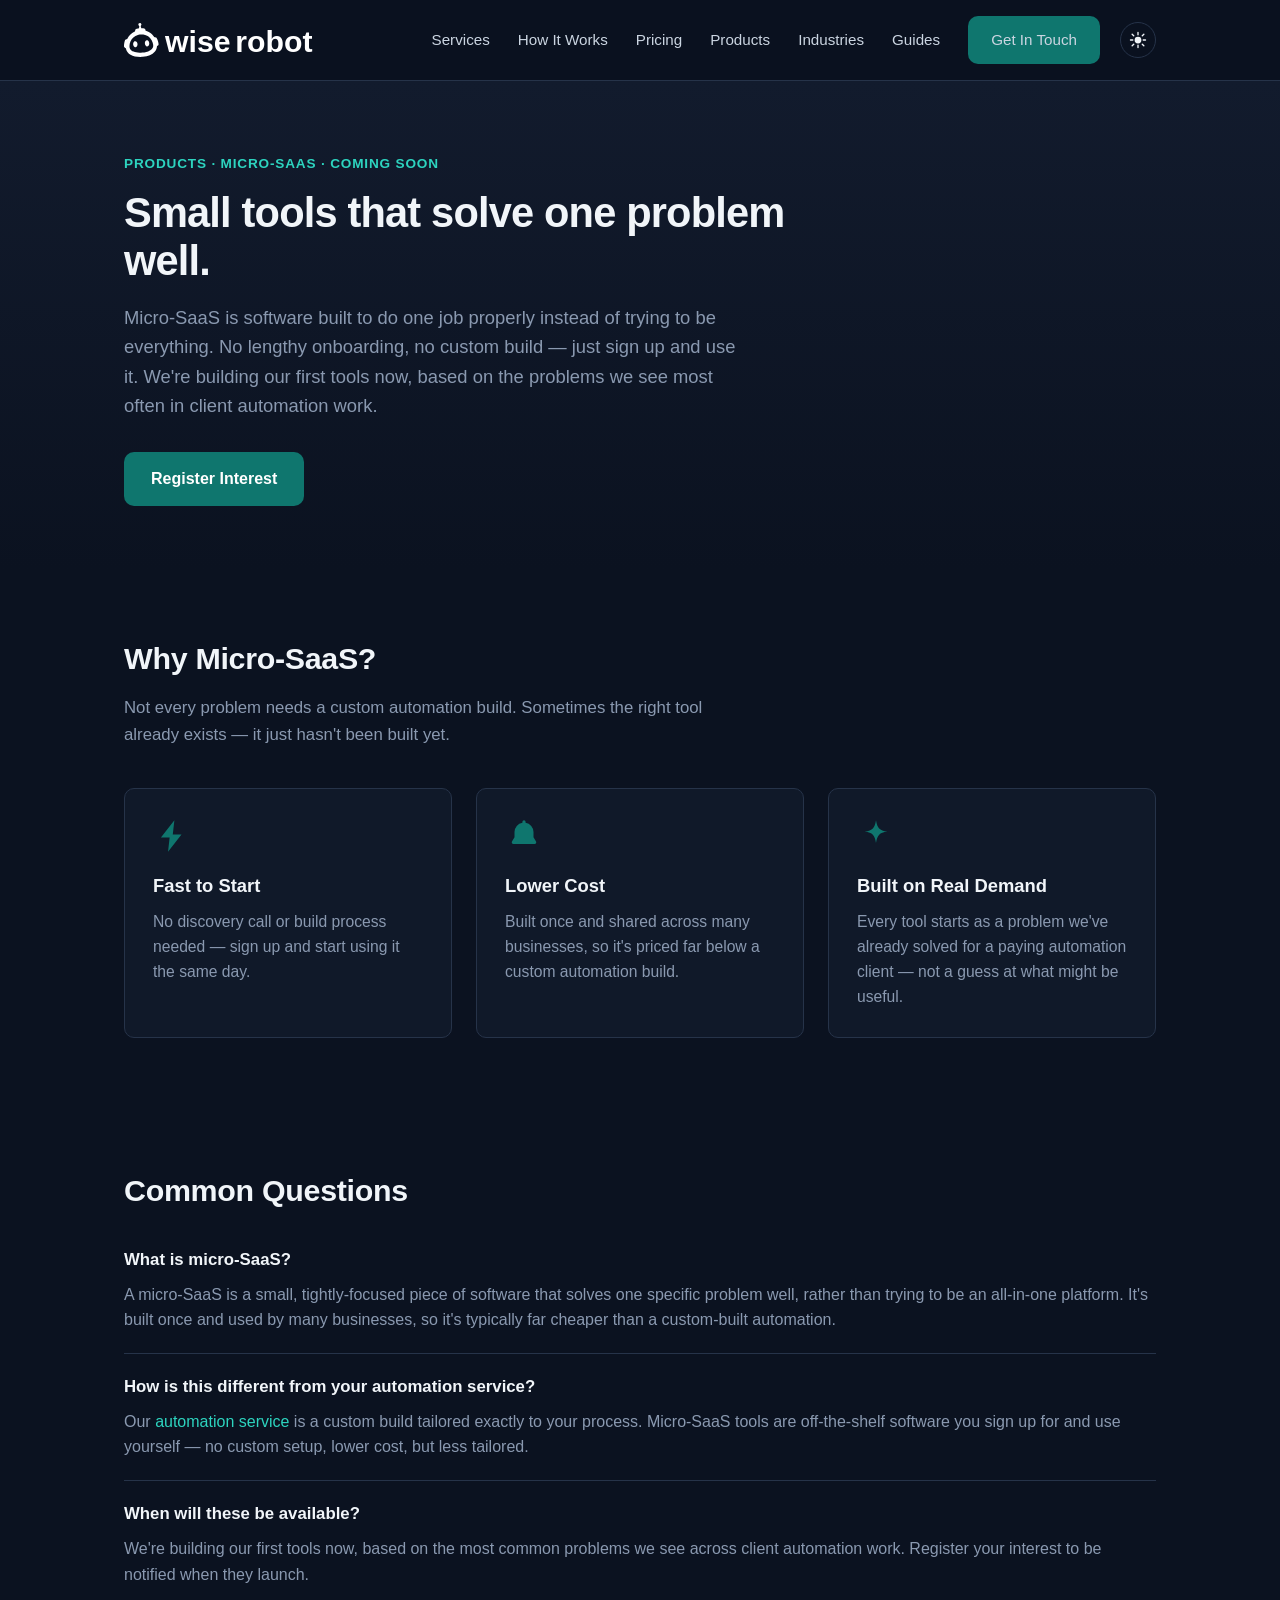
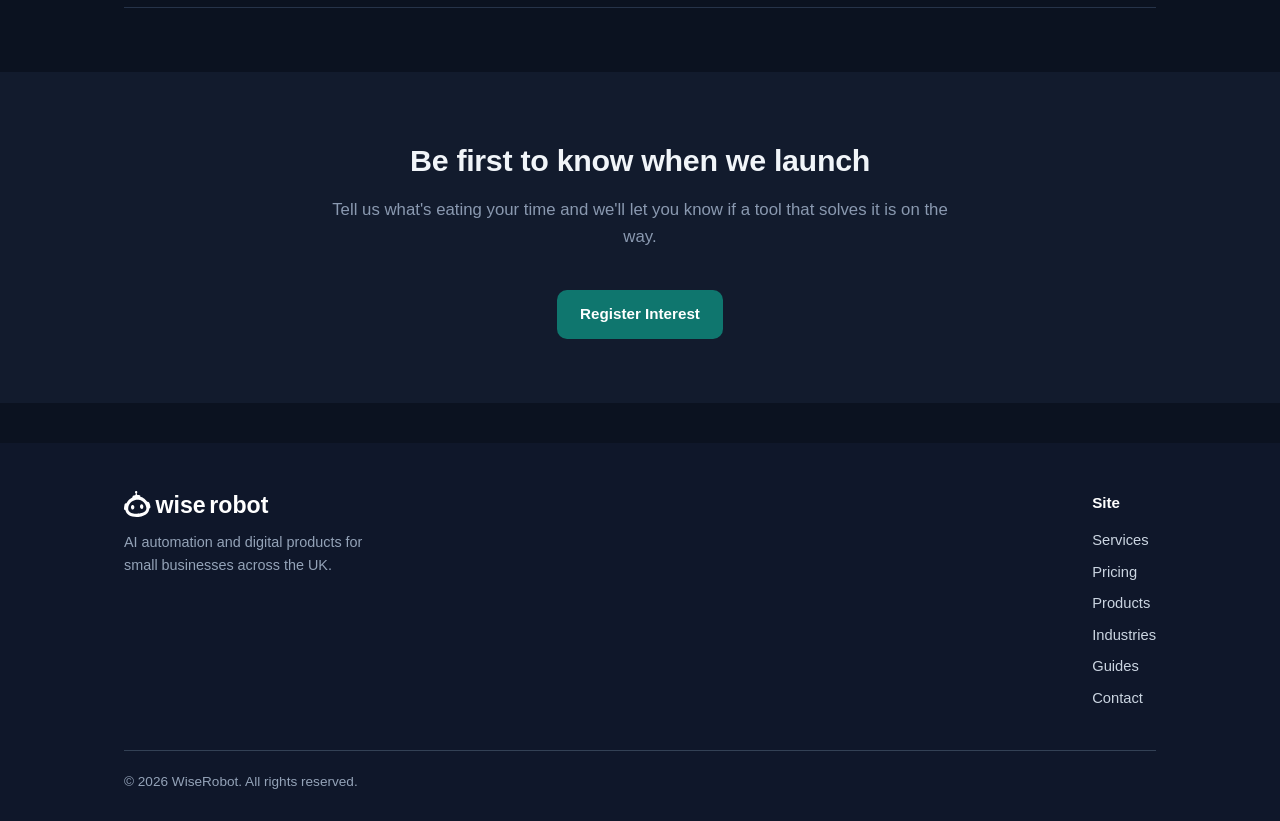
<file: products/micro-saas.html>
<!DOCTYPE html>
<html lang="en-GB">
<head>
<meta charset="UTF-8">
<meta name="viewport" content="width=device-width, initial-scale=1.0">
<script>(function(){var s=localStorage.getItem('theme');if(s)document.documentElement.setAttribute('data-theme',s);})();</script>
<title>Micro-SaaS Tools | WiseRobot</title>
<meta name="description" content="WiseRobot is building micro-SaaS tools — small, focused, self-serve software for small businesses. Register your interest for early access.">
<link rel="canonical" href="https://wiserobot.co.uk/products/micro-saas.html">
<link rel="stylesheet" href="../css/style.css">
<link rel="icon" type="image/svg+xml" href="../assets/favicon.svg">
<meta property="og:title" content="Micro-SaaS Tools | WiseRobot">
<meta property="og:description" content="Small, focused, self-serve software tools for small businesses — built by WiseRobot.">
<meta property="og:type" content="website">
<meta property="og:url" content="https://wiserobot.co.uk/products/micro-saas.html">
<script type="application/ld+json">
{
  "@context": "https://schema.org",
  "@type": "FAQPage",
  "mainEntity": [
    {
      "@type": "Question",
      "name": "What is micro-SaaS?",
      "acceptedAnswer": {
        "@type": "Answer",
        "text": "A micro-SaaS is a small, tightly-focused piece of software that solves one specific problem well, rather than trying to be an all-in-one platform. It's built once and used by many businesses, so it's typically far cheaper than a custom-built automation."
      }
    },
    {
      "@type": "Question",
      "name": "How is this different from your automation service?",
      "acceptedAnswer": {
        "@type": "Answer",
        "text": "Our automation service is a custom build tailored exactly to your process. Micro-SaaS tools are off-the-shelf software you sign up for and use yourself — no custom setup, lower cost, but less tailored."
      }
    },
    {
      "@type": "Question",
      "name": "When will these be available?",
      "acceptedAnswer": {
        "@type": "Answer",
        "text": "We're building our first tools now, based on the most common problems we see across client automation work. Register your interest to be notified when they launch."
      }
    }
  ]
}
</script>
</head>
<body>

<header class="site">
  <div class="wrap">
    <div class="logo"><a href="../"><img src="../assets/logo-dark.svg" alt="WiseRobot" class="logo-dark-img"><img src="../assets/logo-light.svg" alt="WiseRobot" class="logo-light-img"></a></div>
    <input type="checkbox" id="nav-toggle" class="nav-toggle-input">
    <label for="nav-toggle" class="nav-toggle-label"><span></span><span></span><span></span></label>
    <nav class="main-nav">
      <a href="../#services">Services</a>
      <a href="../#how-it-works">How It Works</a>
      <a href="../#pricing">Pricing</a>
      <a href="../products.html">Products</a>
      <a href="../industries.html">Industries</a>
      <a href="../blog/">Guides</a>
      <a href="../contact.html" class="btn btn-primary">Get In Touch</a>
      <button class="theme-toggle" type="button" aria-label="Toggle dark mode">
        <svg class="icon-moon" viewBox="0 0 24 24" fill="currentColor"><path d="M20 14.5A8.5 8.5 0 0 1 9.5 4a8.5 8.5 0 1 0 10.5 10.5Z"/></svg>
        <svg class="icon-sun" viewBox="0 0 24 24" fill="currentColor"><circle cx="12" cy="12" r="4.5"/><path d="M12 2v3M12 19v3M4.2 4.2l2.1 2.1M17.7 17.7l2.1 2.1M2 12h3M19 12h3M4.2 19.8l2.1-2.1M17.7 6.3l2.1-2.1" fill="none" stroke="currentColor" stroke-width="1.8" stroke-linecap="round"/></svg>
      </button>
    </nav>
  </div>
</header>

<main>

<section class="hero">
  <div class="wrap">
    <div class="eyebrow"><a href="../products.html" style="color:inherit;">Products</a> · Micro-SaaS · Coming Soon</div>
    <h1>Small tools that solve one problem well.</h1>
    <p class="lead">Micro-SaaS is software built to do one job properly instead of trying to be everything. No lengthy onboarding, no custom build — just sign up and use it. We're building our first tools now, based on the problems we see most often in client automation work.</p>
    <div class="cta-row">
      <a href="../contact.html" class="btn btn-primary">Register Interest</a>
    </div>
  </div>
</section>

<section>
  <div class="wrap">
    <h2>Why Micro-SaaS?</h2>
    <p class="section-lead">Not every problem needs a custom automation build. Sometimes the right tool already exists — it just hasn't been built yet.</p>
    <div class="grid-3">
      <div class="card">
        <div class="icon"><svg viewBox="0 0 24 24" fill="currentColor"><path d="M13.5 2 5 13h5.5l-1 9L18 11h-5.5l1-9Z"/></svg></div>
        <h3>Fast to Start</h3>
        <p>No discovery call or build process needed — sign up and start using it the same day.</p>
      </div>
      <div class="card">
        <div class="icon"><svg viewBox="0 0 24 24" fill="currentColor"><path d="M12 2a1 1 0 0 1 1 1v.6a6 6 0 0 1 5 5.9v3.3l1.6 2.7a1 1 0 0 1-.9 1.5H5.3a1 1 0 0 1-.9-1.5L6 12.8V9.5a6 6 0 0 1 5-5.9V3a1 1 0 0 1 1-1Z"/></svg></div>
        <h3>Lower Cost</h3>
        <p>Built once and shared across many businesses, so it's priced far below a custom automation build.</p>
      </div>
      <div class="card">
        <div class="icon"><svg viewBox="0 0 24 24" fill="currentColor"><path d="M12 2c.4 2.6 1 4.2 2 5.2 1 1 2.6 1.6 5.2 2-2.6.4-4.2 1-5.2 2-1 1-1.6 2.6-2 5.2-.4-2.6-1-4.2-2-5.2-1-1-2.6-1.6-5.2-2 2.6-.4 4.2-1 5.2-2 1-1 1.6-2.6 2-5.2Z"/></svg></div>
        <h3>Built on Real Demand</h3>
        <p>Every tool starts as a problem we've already solved for a paying automation client — not a guess at what might be useful.</p>
      </div>
    </div>
  </div>
</section>

<section>
  <div class="wrap">
    <h2>Common Questions</h2>
    <div class="faq-item">
      <h3>What is micro-SaaS?</h3>
      <p>A micro-SaaS is a small, tightly-focused piece of software that solves one specific problem well, rather than trying to be an all-in-one platform. It's built once and used by many businesses, so it's typically far cheaper than a custom-built automation.</p>
    </div>
    <div class="faq-item">
      <h3>How is this different from your automation service?</h3>
      <p>Our <a href="../#services">automation service</a> is a custom build tailored exactly to your process. Micro-SaaS tools are off-the-shelf software you sign up for and use yourself — no custom setup, lower cost, but less tailored.</p>
    </div>
    <div class="faq-item">
      <h3>When will these be available?</h3>
      <p>We're building our first tools now, based on the most common problems we see across client automation work. Register your interest to be notified when they launch.</p>
    </div>
  </div>
</section>

<section class="soft">
  <div class="wrap" style="text-align:center;">
    <h2>Be first to know when we launch</h2>
    <p class="section-lead" style="margin-left:auto;margin-right:auto;">Tell us what's eating your time and we'll let you know if a tool that solves it is on the way.</p>
    <a href="../contact.html" class="btn btn-primary">Register Interest</a>
  </div>
</section>

</main>

<footer class="site">
  <div class="wrap">
    <div class="foot-grid">
      <div>
        <div class="logo" style="margin-bottom:14px;"><img src="../assets/logo-light.svg" alt="WiseRobot"></div>
        <p style="max-width:260px; color:#94a3b8; font-size:0.9rem;">AI automation and digital products for small businesses across the UK.</p>
      </div>
      <div>
        <h3>Site</h3>
        <a href="../#services">Services</a>
        <a href="../#pricing">Pricing</a>
        <a href="../products.html">Products</a>
        <a href="../industries.html">Industries</a>
        <a href="../blog/">Guides</a>
        <a href="../contact.html">Contact</a>
      </div>
    </div>
    <div class="bottom">© 2026 WiseRobot. All rights reserved.</div>
  </div>
</footer>

<script src="../js/nav.js"></script>
<script src="../js/theme.js"></script>
</body>
</html>
</file>
<file: css/style.css>
/* WiseRobot — shared styles */

:root {
  --navy: #0f172a;
  --navy-light: #1e293b;
  --blue: #0f766e;
  --blue-light: #115e59;
  --teal: #0ea5a4;
  --bg: #0b1220;
  --bg-soft: #121b2d;
  --card-bg: #16213380;
  --border: #263349;
  --text: #cbd5e1;
  --text-muted: #8a99b0;
  --heading: #f1f5f9;
  --header-bg: rgba(11,18,32,0.85);
  --link: #2dd4bf;
  --radius: 10px;
  --max-width: 1080px;
  color-scheme: dark;
}

:root[data-theme="light"] {
  --bg: #ffffff;
  --bg-soft: #f8fafc;
  --card-bg: #ffffff;
  --border: #e2e8f0;
  --text: #1e293b;
  --text-muted: #64748b;
  --heading: #0f172a;
  --header-bg: rgba(255,255,255,0.92);
  --link: #0f766e;
  color-scheme: light;
}

* { box-sizing: border-box; }

html { scroll-behavior: smooth; }

body {
  margin: 0;
  font-family: -apple-system, BlinkMacSystemFont, "Segoe UI", Roboto, Helvetica, Arial, sans-serif;
  color: var(--text);
  background: var(--bg);
  line-height: 1.6;
}

img { max-width: 100%; }

a { color: var(--link); text-decoration: none; }
a:hover { text-decoration: underline; }

.wrap {
  max-width: var(--max-width);
  margin: 0 auto;
  padding: 0 24px;
}

/* Header */
header.site {
  border-bottom: 1px solid var(--border);
  position: sticky;
  top: 0;
  background: var(--header-bg);
  backdrop-filter: blur(6px);
  z-index: 50;
}

header.site .wrap {
  display: flex;
  align-items: center;
  justify-content: space-between;
  padding-top: 16px;
  padding-bottom: 16px;
}

.logo {
  font-weight: 800;
  font-size: 1.25rem;
  color: var(--heading);
  letter-spacing: -0.02em;
}
.logo span { color: var(--blue); }
.logo img { height: 34px; width: auto; display: block; }
footer.site .logo img { height: 26px; }
header.site .logo .logo-dark-img { display: none; }
:root[data-theme="light"] header.site .logo .logo-dark-img { display: block; }
:root[data-theme="light"] header.site .logo .logo-light-img { display: none; }

nav.main-nav {
  display: flex;
  align-items: center;
}
nav.main-nav a {
  color: var(--text);
  margin-left: 28px;
  font-weight: 500;
  font-size: 0.95rem;
  white-space: nowrap;
}
nav.main-nav a:hover { color: var(--link); text-decoration: none; }

.nav-toggle-input { display: none; }
.nav-toggle-label {
  display: none;
  flex-direction: column;
  justify-content: center;
  gap: 5px;
  width: 28px;
  height: 28px;
  cursor: pointer;
}
.nav-toggle-label span {
  display: block;
  height: 2px;
  width: 100%;
  background: var(--heading);
  border-radius: 2px;
}

.theme-toggle {
  display: inline-flex;
  align-items: center;
  justify-content: center;
  width: 36px;
  height: 36px;
  border-radius: 50%;
  border: 1px solid var(--border);
  background: transparent;
  color: var(--heading);
  cursor: pointer;
  margin-left: 20px;
  flex-shrink: 0;
}
.theme-toggle svg { width: 18px; height: 18px; }
.theme-toggle .icon-moon { display: none; }
:root[data-theme="light"] .theme-toggle .icon-sun { display: none; }
:root[data-theme="light"] .theme-toggle .icon-moon { display: block; }

@media (max-width: 800px) {
  header.site .wrap {
    flex-wrap: wrap;
  }
  .nav-toggle-label { display: flex; }
  nav.main-nav {
    display: none;
    flex-direction: column;
    align-items: center;
    width: 100%;
    order: 3;
    padding-top: 18px;
    margin-top: 14px;
    border-top: 1px solid var(--border);
  }
  nav.main-nav a {
    margin: 0;
    padding: 12px 0;
    width: 100%;
    text-align: center;
  }
  nav.main-nav a.btn {
    margin-top: 8px;
  }
  .theme-toggle {
    margin: 14px 0 0;
  }
  .nav-toggle-input:checked ~ nav.main-nav {
    display: flex;
  }

  /* Centering on mobile — headings and buttons only; paragraphs stay left-aligned */
  .hero h1,
  .hero .eyebrow,
  section .wrap > h2,
  .article-hero h1,
  .article-hero .kicker {
    text-align: center;
  }
  .hero .cta-row {
    justify-content: center;
  }
  .price-card .btn {
    display: block;
    margin: 0 auto;
    width: fit-content;
  }
}

.btn {
  display: inline-block;
  padding: 11px 22px;
  border-radius: var(--radius);
  font-weight: 600;
  font-size: 0.95rem;
  border: 1px solid transparent;
  cursor: pointer;
}
.btn-primary {
  background: var(--blue);
  color: #fff;
}
.btn-primary:hover { background: var(--blue-light); text-decoration: none; }
.btn-outline {
  background: transparent;
  border: 1px solid var(--border);
  color: var(--text);
}
.btn-outline:hover { border-color: var(--link); color: var(--link); text-decoration: none; }

/* Hero */
.hero {
  background: linear-gradient(180deg, var(--bg-soft) 0%, var(--bg) 100%);
  padding: 72px 0 64px;
}
.hero .eyebrow {
  color: var(--link);
  font-weight: 700;
  font-size: 0.85rem;
  text-transform: uppercase;
  letter-spacing: 0.06em;
  margin-bottom: 14px;
}
.hero h1 {
  font-size: 2.6rem;
  line-height: 1.15;
  letter-spacing: -0.02em;
  color: var(--heading);
  margin: 0 0 18px;
  max-width: 720px;
}
.hero p.lead {
  font-size: 1.15rem;
  color: var(--text-muted);
  max-width: 620px;
  margin: 0 0 32px;
}
.hero .cta-row { display: flex; gap: 14px; flex-wrap: wrap; }
.hero .cta-row .btn { padding: 13px 26px; font-size: 1rem; }

.hero-grid {
  display: grid;
  grid-template-columns: 1.15fr 0.85fr;
  gap: 32px;
  align-items: center;
}
.hero-image img {
  width: 100%;
  height: auto;
  display: block;
}
@media (max-width: 900px) {
  .hero-grid {
    grid-template-columns: 1fr;
  }
  .hero-image {
    order: -1;
    max-width: 340px;
    margin: 0 auto;
  }
}

/* Sections */
section { padding: 64px 0; }
section.soft { background: var(--bg-soft); }
section h2 {
  font-size: 1.9rem;
  color: var(--heading);
  letter-spacing: -0.01em;
  margin: 0 0 12px;
}
section p.section-lead {
  color: var(--text-muted);
  font-size: 1.05rem;
  max-width: 620px;
  margin: 0 0 40px;
}

/* Cards / grid */
.grid-3 {
  display: grid;
  grid-template-columns: repeat(3, 1fr);
  gap: 24px;
}
.grid-2 {
  display: grid;
  grid-template-columns: repeat(2, 1fr);
  gap: 24px;
}
@media (max-width: 800px) {
  .grid-3, .grid-2 { grid-template-columns: 1fr; }
  .hero h1 { font-size: 2rem; }
}

.card {
  background: var(--card-bg);
  border: 1px solid var(--border);
  border-radius: var(--radius);
  padding: 28px;
}
.card .icon {
  width: 38px;
  height: 38px;
  color: var(--blue);
  margin-bottom: 16px;
}
.card .icon svg {
  width: 100%;
  height: 100%;
  display: block;
}
.card h3 {
  margin: 0 0 8px;
  font-size: 1.15rem;
  color: var(--heading);
}
.card p { margin: 0; color: var(--text-muted); font-size: 0.98rem; }

/* Process steps */
.steps {
  display: grid;
  grid-template-columns: repeat(3, 1fr);
  gap: 24px;
  counter-reset: step;
}
@media (max-width: 800px) { .steps { grid-template-columns: 1fr; } }
.step {
  position: relative;
  padding-left: 8px;
}
.step .num {
  display: inline-flex;
  align-items: center;
  justify-content: center;
  width: 36px;
  height: 36px;
  border-radius: 50%;
  background: var(--navy);
  color: #fff;
  font-weight: 700;
  margin-bottom: 14px;
}
.step h3 { margin: 0 0 8px; color: var(--heading); font-size: 1.1rem; }
.step p { color: var(--text-muted); margin: 0; }

/* Pricing */
.price-card {
  background: var(--card-bg);
  border: 1px solid var(--border);
  border-radius: var(--radius);
  padding: 32px 28px;
  display: flex;
  flex-direction: column;
}
.price-card.featured {
  border-color: var(--blue);
  box-shadow: 0 8px 24px rgba(13,148,136,0.15);
}
.price-card .tag {
  font-size: 0.75rem;
  font-weight: 700;
  text-transform: uppercase;
  letter-spacing: 0.05em;
  color: var(--link);
  margin-bottom: 8px;
}
.price-card h3 { margin: 0 0 4px; color: var(--heading); font-size: 1.3rem; }
.price-card .price { font-size: 2rem; font-weight: 800; color: var(--heading); margin: 12px 0; }
.price-card .price small { font-size: 0.95rem; font-weight: 500; color: var(--text-muted); }
.price-card ul { padding-left: 0; list-style: none; margin: 20px 0; flex-grow: 1; }
.price-card li {
  padding: 8px 0;
  border-bottom: 1px solid var(--border);
  color: var(--text-muted);
  font-size: 0.95rem;
}
.price-card li:before { content: "✓ "; color: var(--link); font-weight: 700; }

/* FAQ */
.faq-item {
  border-bottom: 1px solid var(--border);
  padding: 20px 0;
}
.faq-item h3 { margin: 0 0 8px; color: var(--heading); font-size: 1.05rem; }
.faq-item p { margin: 0; color: var(--text-muted); }

/* Contact form */
form.contact-form { max-width: 560px; }
form.contact-form label {
  display: block;
  font-weight: 600;
  font-size: 0.9rem;
  color: var(--heading);
  margin-bottom: 6px;
  margin-top: 18px;
}
form.contact-form input,
form.contact-form select,
form.contact-form textarea {
  width: 100%;
  padding: 11px 14px;
  border-radius: 8px;
  border: 1px solid var(--border);
  font-family: inherit;
  font-size: 0.98rem;
}
form.contact-form textarea { resize: vertical; min-height: 120px; }
form.contact-form .btn { margin-top: 24px; }

/* Blog / article */
.article-hero {
  background: var(--bg-soft);
  padding: 48px 0 40px;
  border-bottom: 1px solid var(--border);
}
.article-hero .kicker {
  color: var(--link);
  font-weight: 700;
  font-size: 0.8rem;
  text-transform: uppercase;
  letter-spacing: 0.05em;
}
.article-hero h1 { font-size: 2.1rem; color: var(--heading); margin: 10px 0 8px; max-width: 760px; }
.article-hero .meta { color: var(--text-muted); font-size: 0.9rem; }

article.post {
  max-width: 720px;
  margin: 0 auto;
  padding: 48px 24px 80px;
}
article.post h2 { font-size: 1.5rem; color: var(--heading); margin-top: 40px; }
article.post h3 { font-size: 1.2rem; color: var(--heading); margin-top: 28px; }
article.post p { color: var(--text); font-size: 1.03rem; }
article.post ul, article.post ol { color: var(--text); font-size: 1.03rem; }
article.post .callout {
  background: var(--bg-soft);
  border-left: 3px solid var(--blue);
  padding: 18px 22px;
  border-radius: 6px;
  margin: 28px 0;
}
article.post .callout p { margin: 0; }

.blog-grid {
  display: grid;
  grid-template-columns: repeat(3, 1fr);
  gap: 24px;
}
@media (max-width: 800px) { .blog-grid { grid-template-columns: 1fr; } }
.blog-card {
  border: 1px solid var(--border);
  border-radius: var(--radius);
  overflow: hidden;
  display: flex;
  flex-direction: column;
}
.blog-card .body { padding: 22px; }
.blog-card .cat { color: var(--link); font-size: 0.78rem; font-weight: 700; text-transform: uppercase; letter-spacing: 0.04em; }
.blog-card h3 { margin: 10px 0 8px; font-size: 1.1rem; color: var(--heading); }
.blog-card p { color: var(--text-muted); font-size: 0.92rem; margin: 0 0 14px; }

/* Footer */
footer.site {
  background: var(--navy);
  color: #cbd5e1;
  padding: 48px 0 28px;
  margin-top: 40px;
}
footer.site .foot-grid {
  display: flex;
  justify-content: space-between;
  flex-wrap: wrap;
  gap: 32px;
  margin-bottom: 32px;
}
footer.site h3 { color: #fff; font-size: 0.95rem; margin: 0 0 14px; }
footer.site a { color: #cbd5e1; display: block; margin-bottom: 8px; font-size: 0.92rem; }
footer.site a:hover { color: #fff; }
footer.site .bottom {
  border-top: 1px solid #334155;
  padding-top: 20px;
  font-size: 0.85rem;
  color: #94a3b8;
}

.breadcrumb {
  font-size: 0.88rem;
  color: var(--text-muted);
  margin-bottom: 8px;
}
</file>
